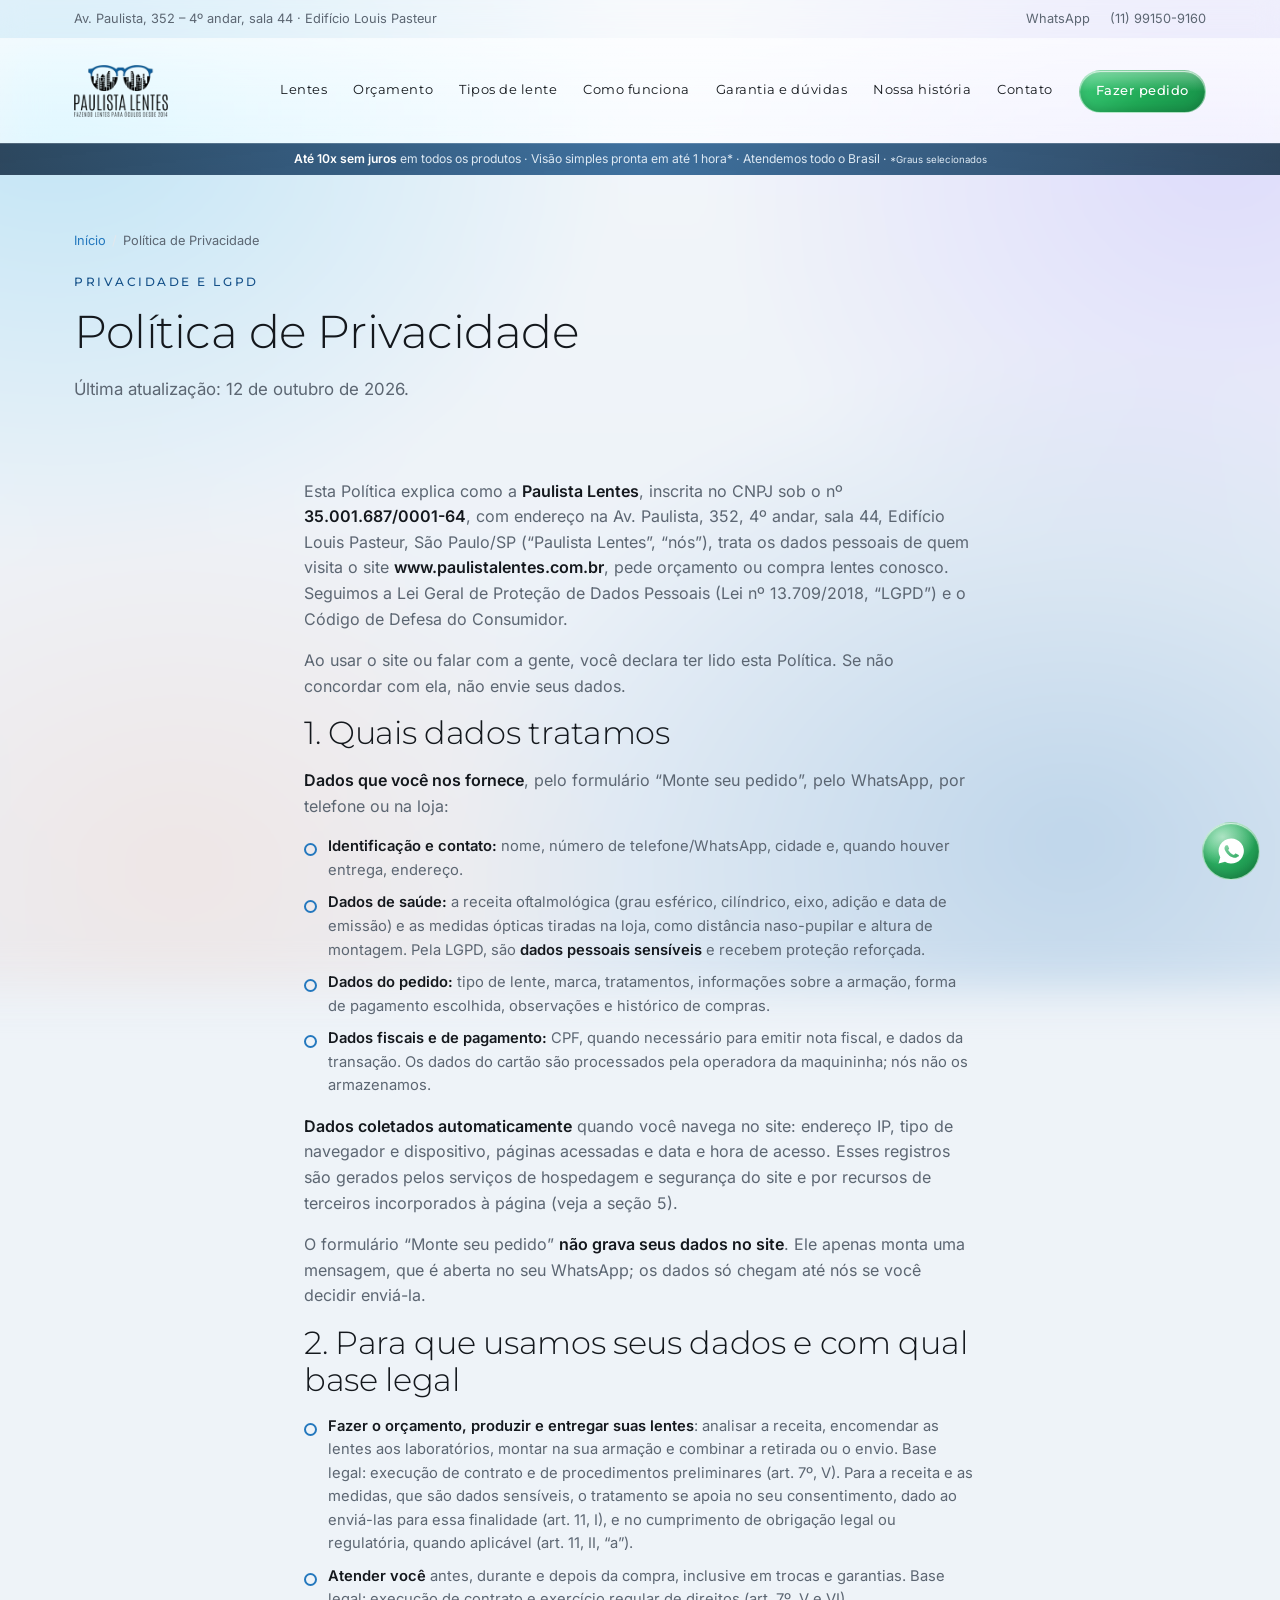
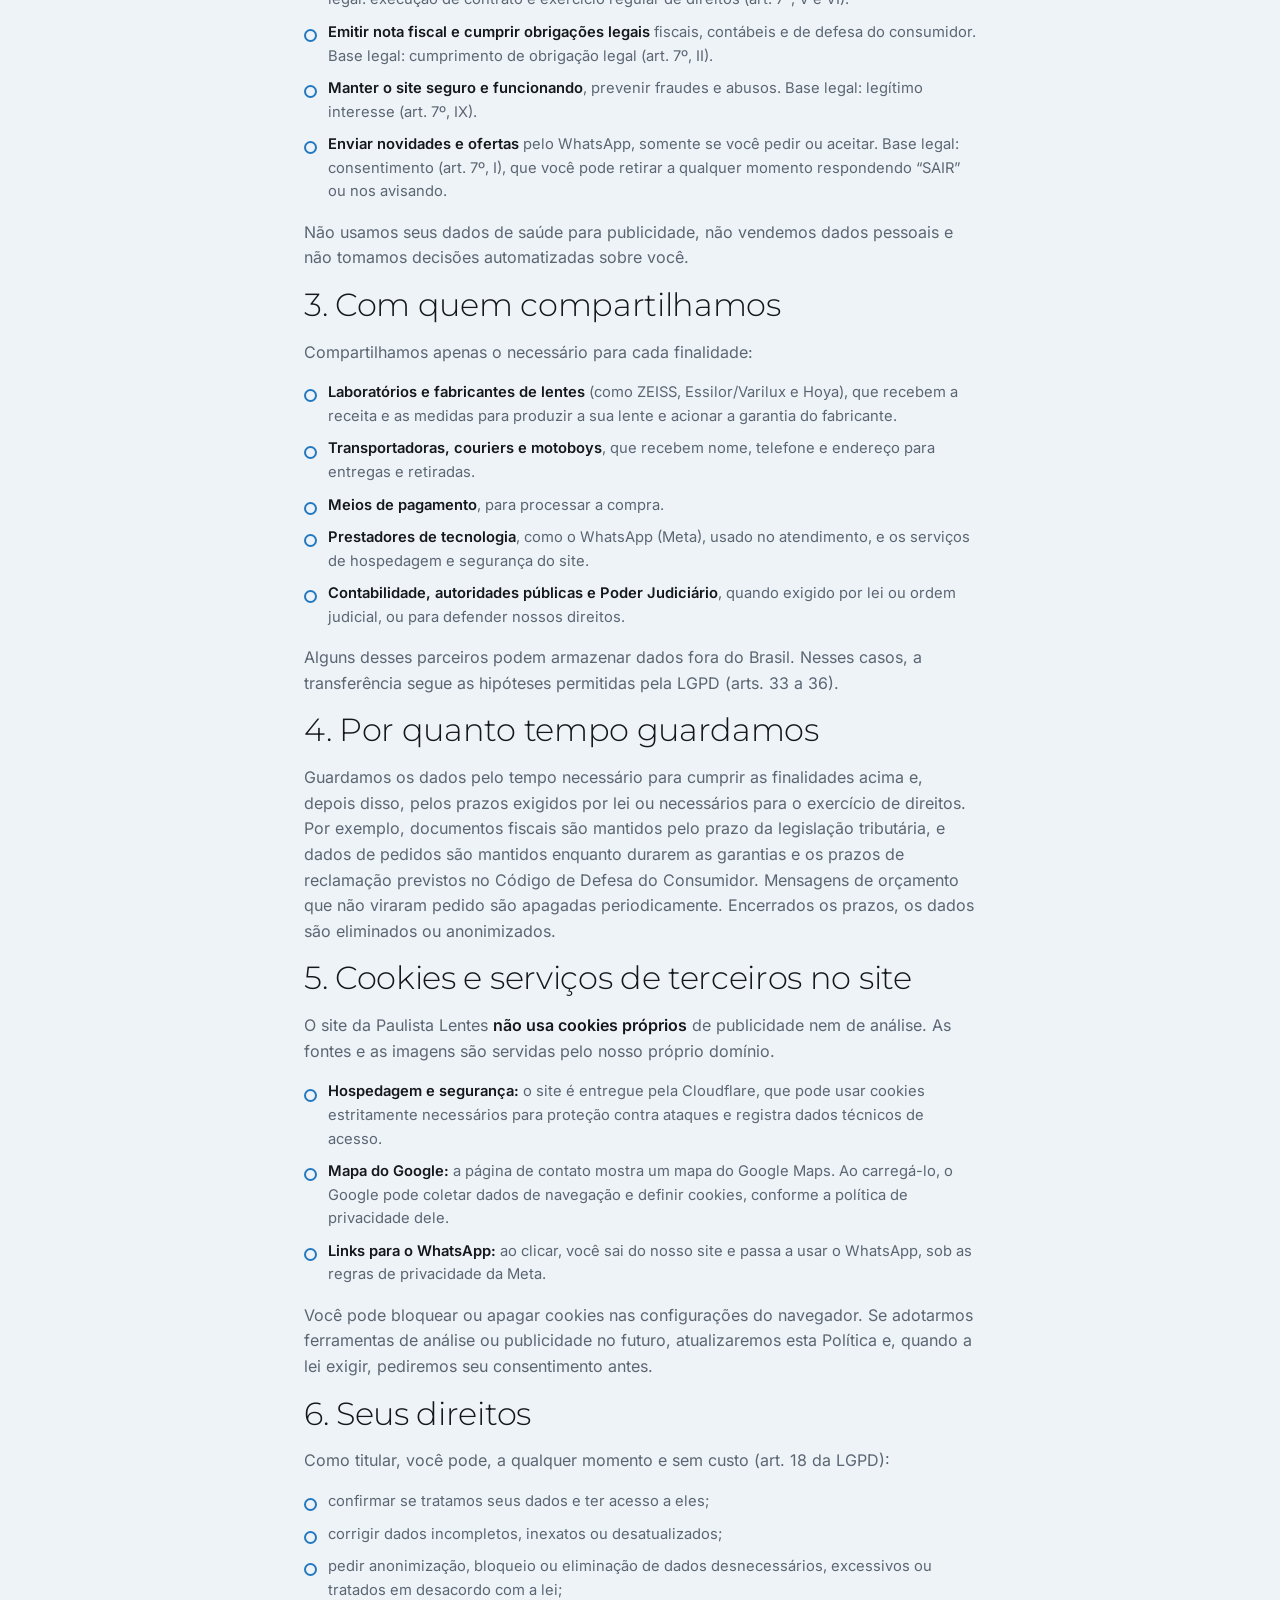
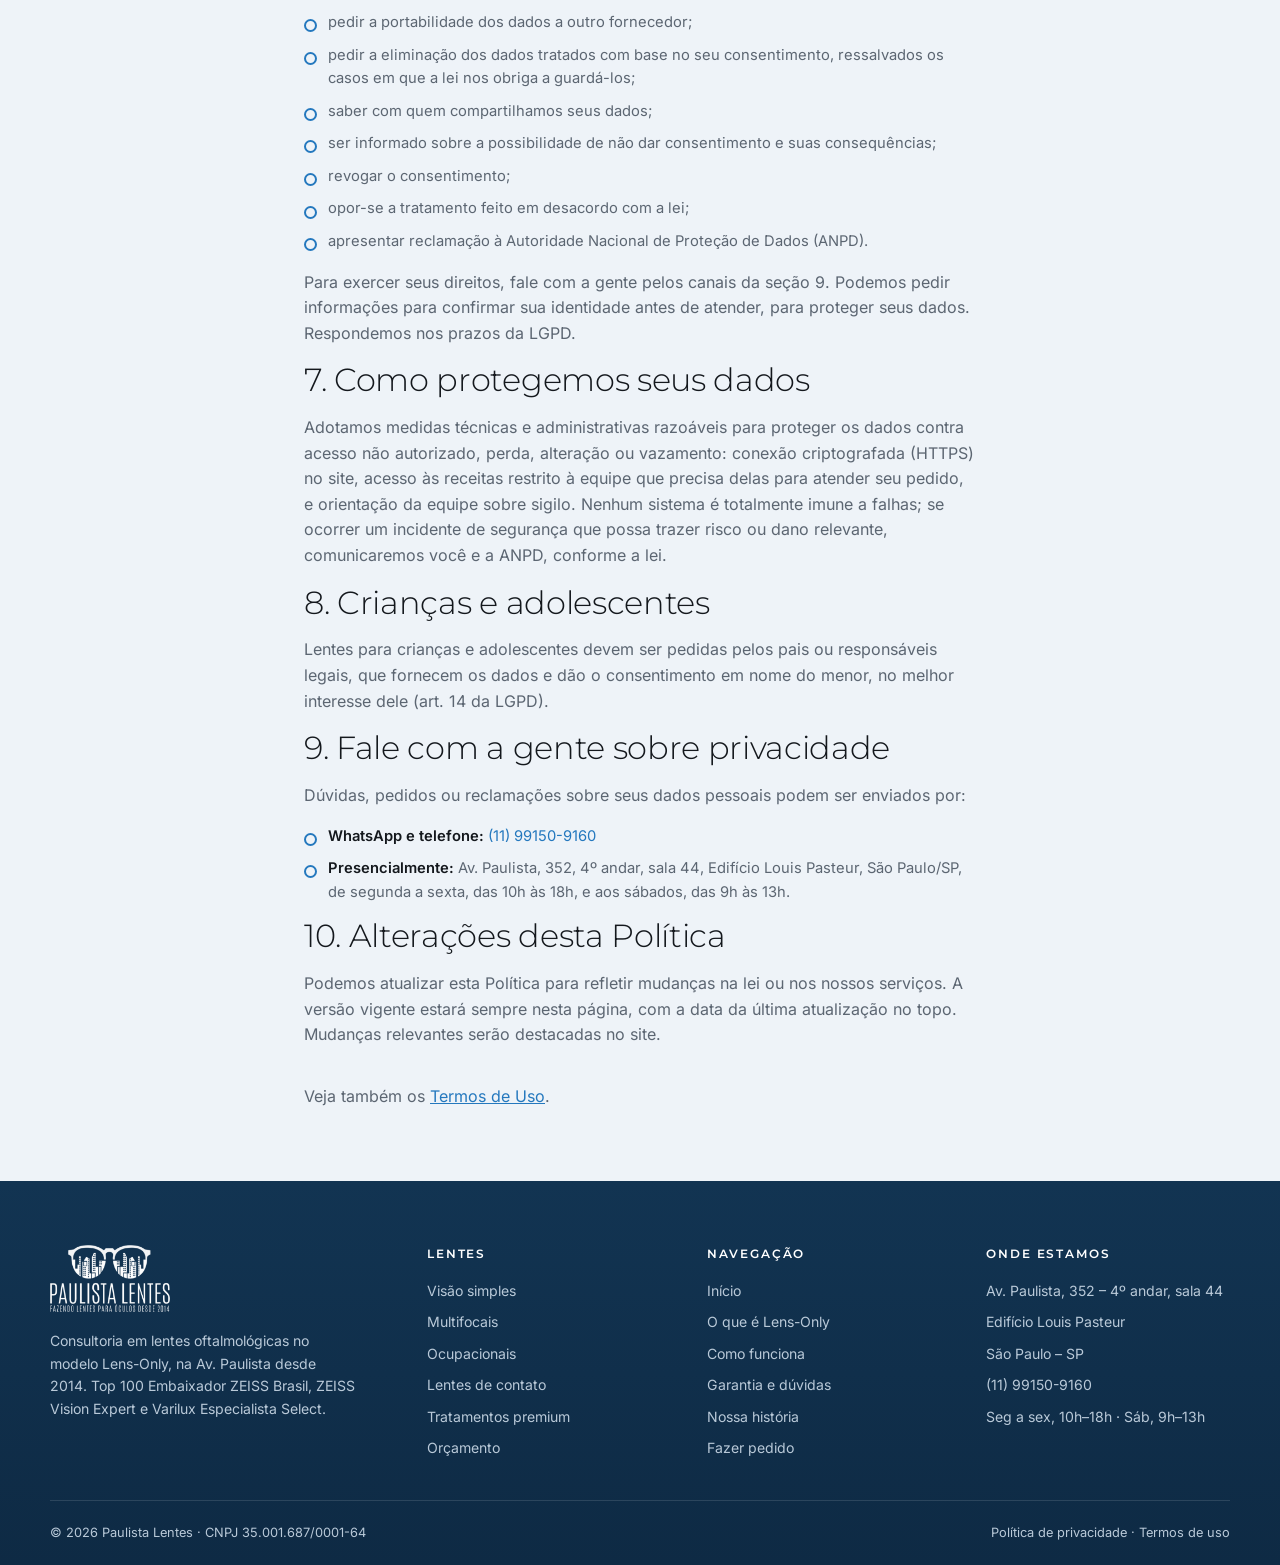
<file: politica-de-privacidade.html>
<!DOCTYPE html>
<html lang="pt-BR">
<head>
<meta charset="UTF-8">
<meta name="viewport" content="width=device-width, initial-scale=1">
<title>Política de Privacidade | Paulista Lentes</title>
<meta name="description" content="Como a Paulista Lentes coleta, usa, compartilha e protege seus dados pessoais, incluindo a receita oftalmológica, conforme a LGPD.">
<link rel="canonical" href="https://www.paulistalentes.com.br/politica-de-privacidade">
<meta name="robots" content="index, follow">
<meta name="theme-color" content="#2478BE">
<link rel="icon" type="image/jpeg" href="img/favicon.jpg">
<link rel="apple-touch-icon" href="img/favicon.jpg">
<meta property="og:type" content="website">
<meta property="og:locale" content="pt_BR">
<meta property="og:site_name" content="Paulista Lentes">
<meta property="og:title" content="Política de Privacidade | Paulista Lentes">
<meta property="og:description" content="Como a Paulista Lentes trata seus dados pessoais, conforme a LGPD.">
<meta property="og:url" content="https://www.paulistalentes.com.br/politica-de-privacidade">
<meta property="og:image" content="https://www.paulistalentes.com.br/img/og-image.png">
<link rel="preload" href="fonts/inter-latin.woff2" as="font" type="font/woff2" crossorigin>
<link rel="preload" href="fonts/montserrat-latin.woff2" as="font" type="font/woff2" crossorigin>
<link rel="stylesheet" href="css/site.css">
<script type="application/ld+json">
{
  "@context": "https://schema.org",
  "@graph": [
    {
      "@type": "WebPage",
      "@id": "https://www.paulistalentes.com.br/politica-de-privacidade",
      "url": "https://www.paulistalentes.com.br/politica-de-privacidade",
      "name": "Política de Privacidade | Paulista Lentes",
      "inLanguage": "pt-BR",
      "dateModified": "2026-10-12",
      "publisher": {"@id": "https://www.paulistalentes.com.br/#loja"}
    },
    {
      "@type": "BreadcrumbList",
      "itemListElement": [
        {"@type": "ListItem", "position": 1, "name": "Início", "item": "https://www.paulistalentes.com.br/"},
        {"@type": "ListItem", "position": 2, "name": "Política de Privacidade", "item": "https://www.paulistalentes.com.br/politica-de-privacidade"}
      ]
    }
  ]
}
</script>
</head>
<body>

<div class="barra-topo">
  <div class="wrap">
    <span>Av. Paulista, 352 &ndash; 4º andar, sala 44 &middot; Edifício Louis Pasteur</span>
    <span class="contatos">
      <a href="https://wa.me/5511991509160?text=Ol%C3%A1!%20Vim%20pelo%20site%20da%20Paulista%20Lentes%20e%20quero%20um%20or%C3%A7amento." target="_blank" rel="noopener">WhatsApp</a>
      <a href="tel:+5511991509160">(11) 99150-9160</a>
    </span>
  </div>
</div>

<header class="cabecalho">
  <div class="wrap">
    <a class="marca" href="/" aria-label="Paulista Lentes, página inicial">
      <img class="logo-topo" width="432" height="240" src="img/logo-topo.webp" alt="Paulista Lentes">
    </a>
    <nav class="menu" id="menu">
      <a href="/#lens-only">Lentes</a>
      <a href="/#precos">Orçamento</a>
      <a href="/#servicos">Tipos de lente</a>
      <a href="/#como-funciona">Como funciona</a>
      <a href="/#garantia">Garantia e dúvidas</a>
      <a href="/#historia">Nossa história</a>
      <a href="/#contato">Contato</a>
      <a class="menu-cta" href="/#pedido">Fazer pedido</a>
    </nav>
    <button class="menu-btn" id="menu-btn" aria-label="Abrir menu" aria-expanded="false" aria-controls="menu">
      <svg viewBox="0 0 24 24" fill="none" stroke="currentColor" stroke-width="1.8"><path d="M3 6h18M3 12h18M3 18h18"/></svg>
    </button>
  </div>
  <div class="faixa-aviso">
    <strong>Até 10x sem juros</strong> em todos os produtos &middot; Visão simples pronta em até 1 hora* &middot; Atendemos todo o Brasil &middot; <span class="ast">*Graus selecionados</span>
  </div>
</header>

<main>
<section class="pagina-topo">
  <div class="wrap">
    <nav class="migalhas" aria-label="Você está em">
      <ol>
        <li><a href="/">Início</a></li>
        <li aria-current="page">Política de Privacidade</li>
      </ol>
    </nav>
    <p class="sobrancelha">Privacidade e LGPD</p>
    <h1>Política de Privacidade</h1>
    <p class="subtexto">Última atualização: 12 de outubro de 2026.</p>
  </div>
</section>

<section class="secao secao--curta" style="padding-top:8px">
  <div class="wrap texto">
    <p>Esta Política explica como a <strong>Paulista Lentes</strong>, inscrita no CNPJ sob o nº <strong>35.001.687/0001-64</strong>, com endereço na Av. Paulista, 352, 4º andar, sala 44, Edifício Louis Pasteur, São Paulo/SP (“Paulista Lentes”, “nós”), trata os dados pessoais de quem visita o site <strong>www.paulistalentes.com.br</strong>, pede orçamento ou compra lentes conosco. Seguimos a Lei Geral de Proteção de Dados Pessoais (Lei nº 13.709/2018, “LGPD”) e o Código de Defesa do Consumidor.</p>
    <p>Ao usar o site ou falar com a gente, você declara ter lido esta Política. Se não concordar com ela, não envie seus dados.</p>

    <h2>1. Quais dados tratamos</h2>
    <p><strong>Dados que você nos fornece</strong>, pelo formulário “Monte seu pedido”, pelo WhatsApp, por telefone ou na loja:</p>
    <ul class="lista-check">
      <li><strong>Identificação e contato:</strong> nome, número de telefone/WhatsApp, cidade e, quando houver entrega, endereço.</li>
      <li><strong>Dados de saúde:</strong> a receita oftalmológica (grau esférico, cilíndrico, eixo, adição e data de emissão) e as medidas ópticas tiradas na loja, como distância naso-pupilar e altura de montagem. Pela LGPD, são <strong>dados pessoais sensíveis</strong> e recebem proteção reforçada.</li>
      <li><strong>Dados do pedido:</strong> tipo de lente, marca, tratamentos, informações sobre a armação, forma de pagamento escolhida, observações e histórico de compras.</li>
      <li><strong>Dados fiscais e de pagamento:</strong> CPF, quando necessário para emitir nota fiscal, e dados da transação. Os dados do cartão são processados pela operadora da maquininha; nós não os armazenamos.</li>
    </ul>
    <p><strong>Dados coletados automaticamente</strong> quando você navega no site: endereço IP, tipo de navegador e dispositivo, páginas acessadas e data e hora de acesso. Esses registros são gerados pelos serviços de hospedagem e segurança do site e por recursos de terceiros incorporados à página (veja a seção 5).</p>
    <p>O formulário “Monte seu pedido” <strong>não grava seus dados no site</strong>. Ele apenas monta uma mensagem, que é aberta no seu WhatsApp; os dados só chegam até nós se você decidir enviá-la.</p>

    <h2>2. Para que usamos seus dados e com qual base legal</h2>
    <ul class="lista-check">
      <li><strong>Fazer o orçamento, produzir e entregar suas lentes</strong>: analisar a receita, encomendar as lentes aos laboratórios, montar na sua armação e combinar a retirada ou o envio. Base legal: execução de contrato e de procedimentos preliminares (art. 7º, V). Para a receita e as medidas, que são dados sensíveis, o tratamento se apoia no seu consentimento, dado ao enviá-las para essa finalidade (art. 11, I), e no cumprimento de obrigação legal ou regulatória, quando aplicável (art. 11, II, “a”).</li>
      <li><strong>Atender você</strong> antes, durante e depois da compra, inclusive em trocas e garantias. Base legal: execução de contrato e exercício regular de direitos (art. 7º, V e VI).</li>
      <li><strong>Emitir nota fiscal e cumprir obrigações legais</strong> fiscais, contábeis e de defesa do consumidor. Base legal: cumprimento de obrigação legal (art. 7º, II).</li>
      <li><strong>Manter o site seguro e funcionando</strong>, prevenir fraudes e abusos. Base legal: legítimo interesse (art. 7º, IX).</li>
      <li><strong>Enviar novidades e ofertas</strong> pelo WhatsApp, somente se você pedir ou aceitar. Base legal: consentimento (art. 7º, I), que você pode retirar a qualquer momento respondendo “SAIR” ou nos avisando.</li>
    </ul>
    <p>Não usamos seus dados de saúde para publicidade, não vendemos dados pessoais e não tomamos decisões automatizadas sobre você.</p>

    <h2>3. Com quem compartilhamos</h2>
    <p>Compartilhamos apenas o necessário para cada finalidade:</p>
    <ul class="lista-check">
      <li><strong>Laboratórios e fabricantes de lentes</strong> (como ZEISS, Essilor/Varilux e Hoya), que recebem a receita e as medidas para produzir a sua lente e acionar a garantia do fabricante.</li>
      <li><strong>Transportadoras, couriers e motoboys</strong>, que recebem nome, telefone e endereço para entregas e retiradas.</li>
      <li><strong>Meios de pagamento</strong>, para processar a compra.</li>
      <li><strong>Prestadores de tecnologia</strong>, como o WhatsApp (Meta), usado no atendimento, e os serviços de hospedagem e segurança do site.</li>
      <li><strong>Contabilidade, autoridades públicas e Poder Judiciário</strong>, quando exigido por lei ou ordem judicial, ou para defender nossos direitos.</li>
    </ul>
    <p>Alguns desses parceiros podem armazenar dados fora do Brasil. Nesses casos, a transferência segue as hipóteses permitidas pela LGPD (arts. 33 a 36).</p>

    <h2>4. Por quanto tempo guardamos</h2>
    <p>Guardamos os dados pelo tempo necessário para cumprir as finalidades acima e, depois disso, pelos prazos exigidos por lei ou necessários para o exercício de direitos. Por exemplo, documentos fiscais são mantidos pelo prazo da legislação tributária, e dados de pedidos são mantidos enquanto durarem as garantias e os prazos de reclamação previstos no Código de Defesa do Consumidor. Mensagens de orçamento que não viraram pedido são apagadas periodicamente. Encerrados os prazos, os dados são eliminados ou anonimizados.</p>

    <h2>5. Cookies e serviços de terceiros no site</h2>
    <p>O site da Paulista Lentes <strong>não usa cookies próprios</strong> de publicidade nem de análise. As fontes e as imagens são servidas pelo nosso próprio domínio.</p>
    <ul class="lista-check">
      <li><strong>Hospedagem e segurança:</strong> o site é entregue pela Cloudflare, que pode usar cookies estritamente necessários para proteção contra ataques e registra dados técnicos de acesso.</li>
      <li><strong>Mapa do Google:</strong> a página de contato mostra um mapa do Google Maps. Ao carregá-lo, o Google pode coletar dados de navegação e definir cookies, conforme a política de privacidade dele.</li>
      <li><strong>Links para o WhatsApp:</strong> ao clicar, você sai do nosso site e passa a usar o WhatsApp, sob as regras de privacidade da Meta.</li>
    </ul>
    <p>Você pode bloquear ou apagar cookies nas configurações do navegador. Se adotarmos ferramentas de análise ou publicidade no futuro, atualizaremos esta Política e, quando a lei exigir, pediremos seu consentimento antes.</p>

    <h2>6. Seus direitos</h2>
    <p>Como titular, você pode, a qualquer momento e sem custo (art. 18 da LGPD):</p>
    <ul class="lista-check">
      <li>confirmar se tratamos seus dados e ter acesso a eles;</li>
      <li>corrigir dados incompletos, inexatos ou desatualizados;</li>
      <li>pedir anonimização, bloqueio ou eliminação de dados desnecessários, excessivos ou tratados em desacordo com a lei;</li>
      <li>pedir a portabilidade dos dados a outro fornecedor;</li>
      <li>pedir a eliminação dos dados tratados com base no seu consentimento, ressalvados os casos em que a lei nos obriga a guardá-los;</li>
      <li>saber com quem compartilhamos seus dados;</li>
      <li>ser informado sobre a possibilidade de não dar consentimento e suas consequências;</li>
      <li>revogar o consentimento;</li>
      <li>opor-se a tratamento feito em desacordo com a lei;</li>
      <li>apresentar reclamação à Autoridade Nacional de Proteção de Dados (ANPD).</li>
    </ul>
    <p>Para exercer seus direitos, fale com a gente pelos canais da seção 9. Podemos pedir informações para confirmar sua identidade antes de atender, para proteger seus dados. Respondemos nos prazos da LGPD.</p>

    <h2>7. Como protegemos seus dados</h2>
    <p>Adotamos medidas técnicas e administrativas razoáveis para proteger os dados contra acesso não autorizado, perda, alteração ou vazamento: conexão criptografada (HTTPS) no site, acesso às receitas restrito à equipe que precisa delas para atender seu pedido, e orientação da equipe sobre sigilo. Nenhum sistema é totalmente imune a falhas; se ocorrer um incidente de segurança que possa trazer risco ou dano relevante, comunicaremos você e a ANPD, conforme a lei.</p>

    <h2>8. Crianças e adolescentes</h2>
    <p>Lentes para crianças e adolescentes devem ser pedidas pelos pais ou responsáveis legais, que fornecem os dados e dão o consentimento em nome do menor, no melhor interesse dele (art. 14 da LGPD).</p>

    <h2>9. Fale com a gente sobre privacidade</h2>
    <p>Dúvidas, pedidos ou reclamações sobre seus dados pessoais podem ser enviados por:</p>
    <ul class="lista-check">
      <li><strong>WhatsApp e telefone:</strong> <a href="tel:+5511991509160" style="color:var(--azul)">(11) 99150-9160</a></li>
      <li><strong>Presencialmente:</strong> Av. Paulista, 352, 4º andar, sala 44, Edifício Louis Pasteur, São Paulo/SP, de segunda a sexta, das 10h às 18h, e aos sábados, das 9h às 13h.</li>
    </ul>

    <h2>10. Alterações desta Política</h2>
    <p>Podemos atualizar esta Política para refletir mudanças na lei ou nos nossos serviços. A versão vigente estará sempre nesta página, com a data da última atualização no topo. Mudanças relevantes serão destacadas no site.</p>

    <p style="margin-top:36px">Veja também os <a href="termos-de-uso" style="color:var(--azul);text-decoration:underline">Termos de Uso</a>.</p>
  </div>
</section>
</main>

<footer class="rodape">
  <div class="wrap rodape-colunas">
    <div>
      <img class="logo-rodape" width="432" height="240" src="img/logo-topo.webp" alt="Paulista Lentes" loading="lazy">
      <p style="margin-top:18px;max-width:34ch">
        Consultoria em lentes oftalmológicas no modelo Lens-Only, na Av. Paulista desde 2014.
        Top 100 Embaixador ZEISS Brasil, ZEISS Vision Expert e Varilux Especialista Select.
      </p>
    </div>
    <div>
      <h3>Lentes</h3>
      <ul>
        <li><a href="/#servicos">Visão simples</a></li>
        <li><a href="/#servicos">Multifocais</a></li>
        <li><a href="/#servicos">Ocupacionais</a></li>
        <li><a href="/#servicos">Lentes de contato</a></li>
        <li><a href="/#servicos">Tratamentos premium</a></li>
        <li><a href="/#precos">Orçamento</a></li>
      </ul>
    </div>
    <div>
      <h3>Navegação</h3>
      <ul>
        <li><a href="/">Início</a></li>
        <li><a href="/#lens-only">O que é Lens-Only</a></li>
        <li><a href="/#como-funciona">Como funciona</a></li>
        <li><a href="/#garantia">Garantia e dúvidas</a></li>
        <li><a href="/#historia">Nossa história</a></li>
        <li><a href="/#pedido">Fazer pedido</a></li>
      </ul>
    </div>
    <div>
      <h3>Onde estamos</h3>
      <ul>
        <li>Av. Paulista, 352 – 4º andar, sala 44</li>
        <li>Edifício Louis Pasteur</li>
        <li>São Paulo – SP</li>
        <li><a href="tel:+5511991509160">(11) 99150-9160</a></li>
        <li>Seg a sex, 10h–18h · Sáb, 9h–13h</li>
      </ul>
    </div>
  </div>
  <div class="wrap rodape-base">
    <span>© <span id="ano">2026</span> Paulista Lentes · CNPJ 35.001.687/0001-64</span>
    <span><a href="politica-de-privacidade">Política de privacidade</a> · <a href="termos-de-uso">Termos de uso</a></span>
  </div>
</footer>

<a class="zap-flutua" href="https://wa.me/5511991509160?text=Ol%C3%A1!%20Vim%20pelo%20site%20da%20Paulista%20Lentes%20e%20quero%20um%20or%C3%A7amento." target="_blank" rel="noopener" aria-label="Falar no WhatsApp">
  <svg viewBox="0 0 24 24" aria-hidden="true"><path d="M12 2a10 10 0 00-8.6 15L2 22l5.2-1.4A10 10 0 1012 2zm5.6 14.2c-.2.6-1.2 1.2-1.7 1.2-.5 0-1 .2-3.3-.7-2.8-1.1-4.5-4-4.7-4.2-.1-.2-1.1-1.4-1.1-2.7s.7-1.9 1-2.2c.2-.2.5-.3.7-.3h.5c.2 0 .4 0 .6.5l.8 2c.1.2.1.4 0 .5l-.4.5c-.1.2-.3.3-.1.6.2.3.8 1.3 1.7 2.1 1.2 1 2.1 1.3 2.4 1.5.2.1.4.1.5-.1l.7-.8c.2-.2.3-.2.6-.1l2 .9c.2.1.4.2.4.3.1.2.1.7-.1 1.3z"/></svg>
</a>

<script>
document.getElementById("ano").textContent = new Date().getFullYear();
const menuBtn = document.getElementById("menu-btn");
const menu = document.getElementById("menu");
menuBtn.addEventListener("click", () => {
  const aberto = menu.classList.toggle("aberto");
  menuBtn.setAttribute("aria-expanded", aberto);
});
</script>
</body>
</html>
</file>
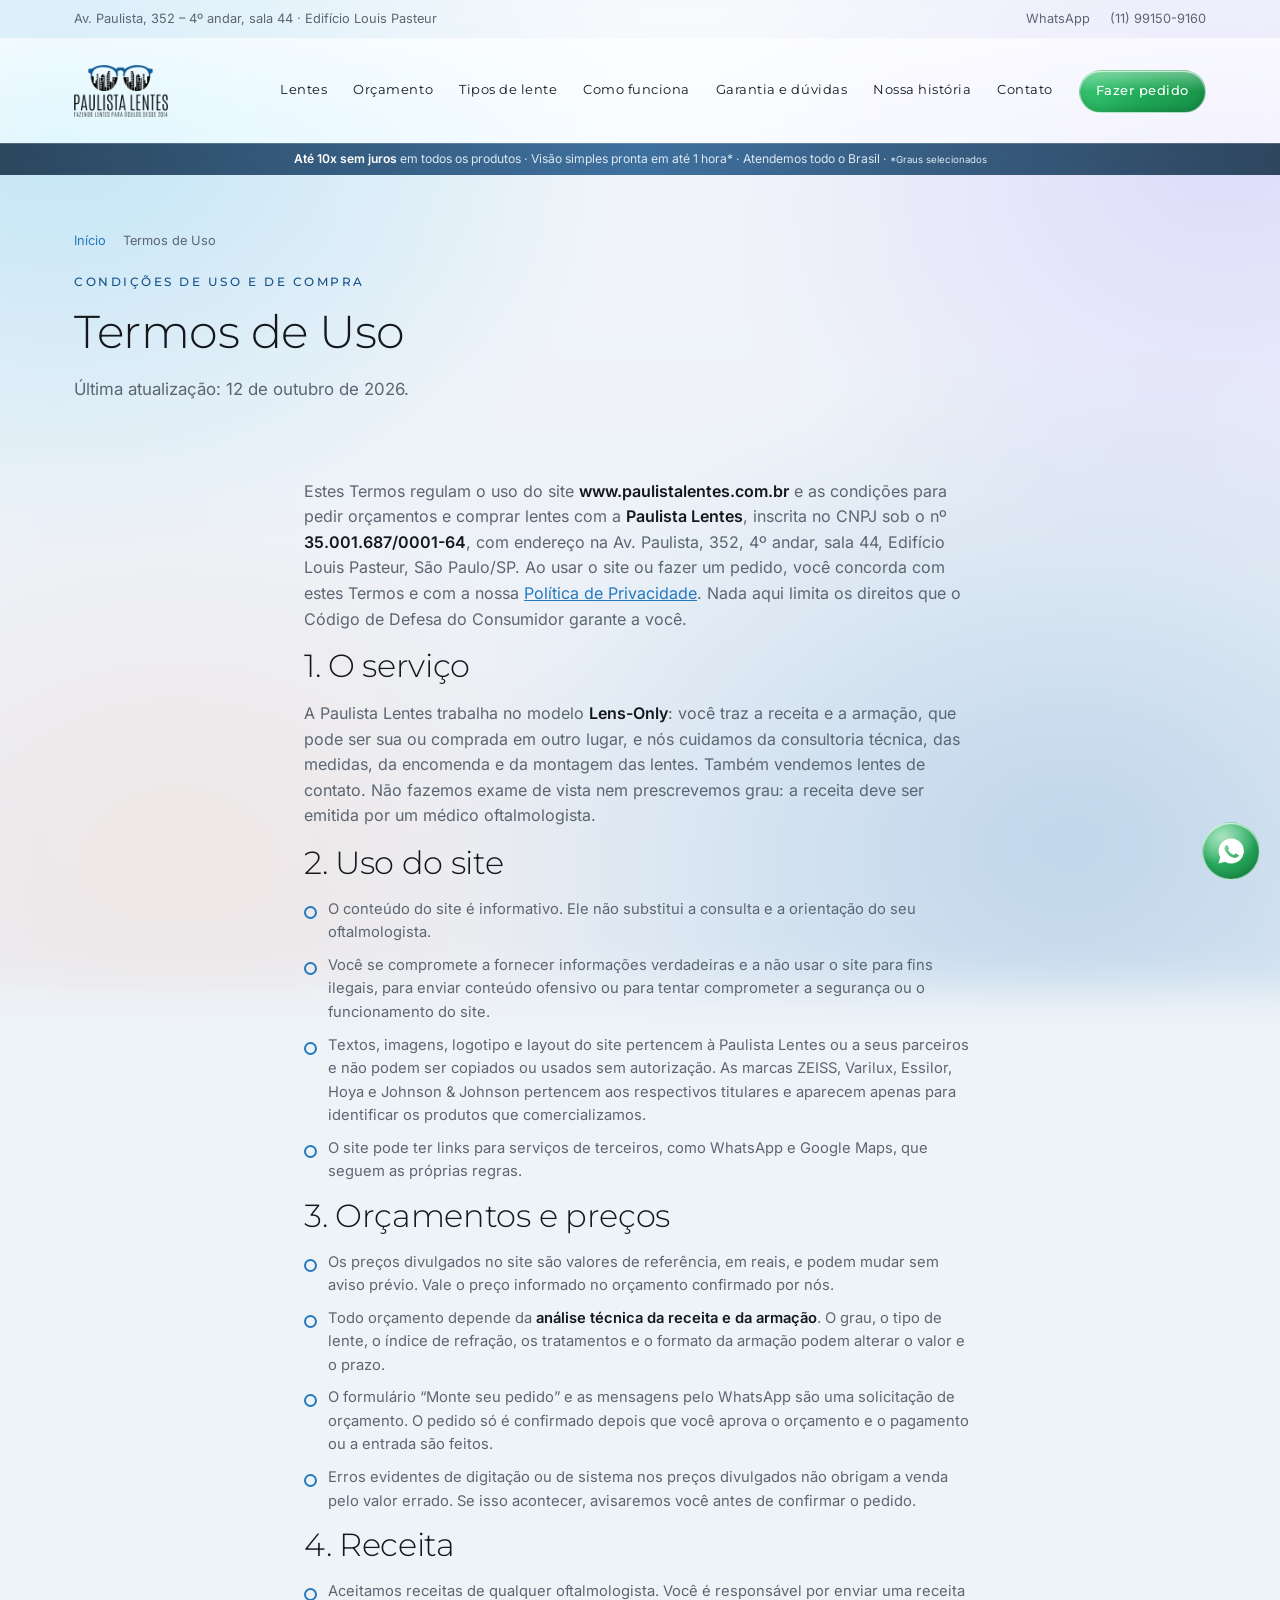
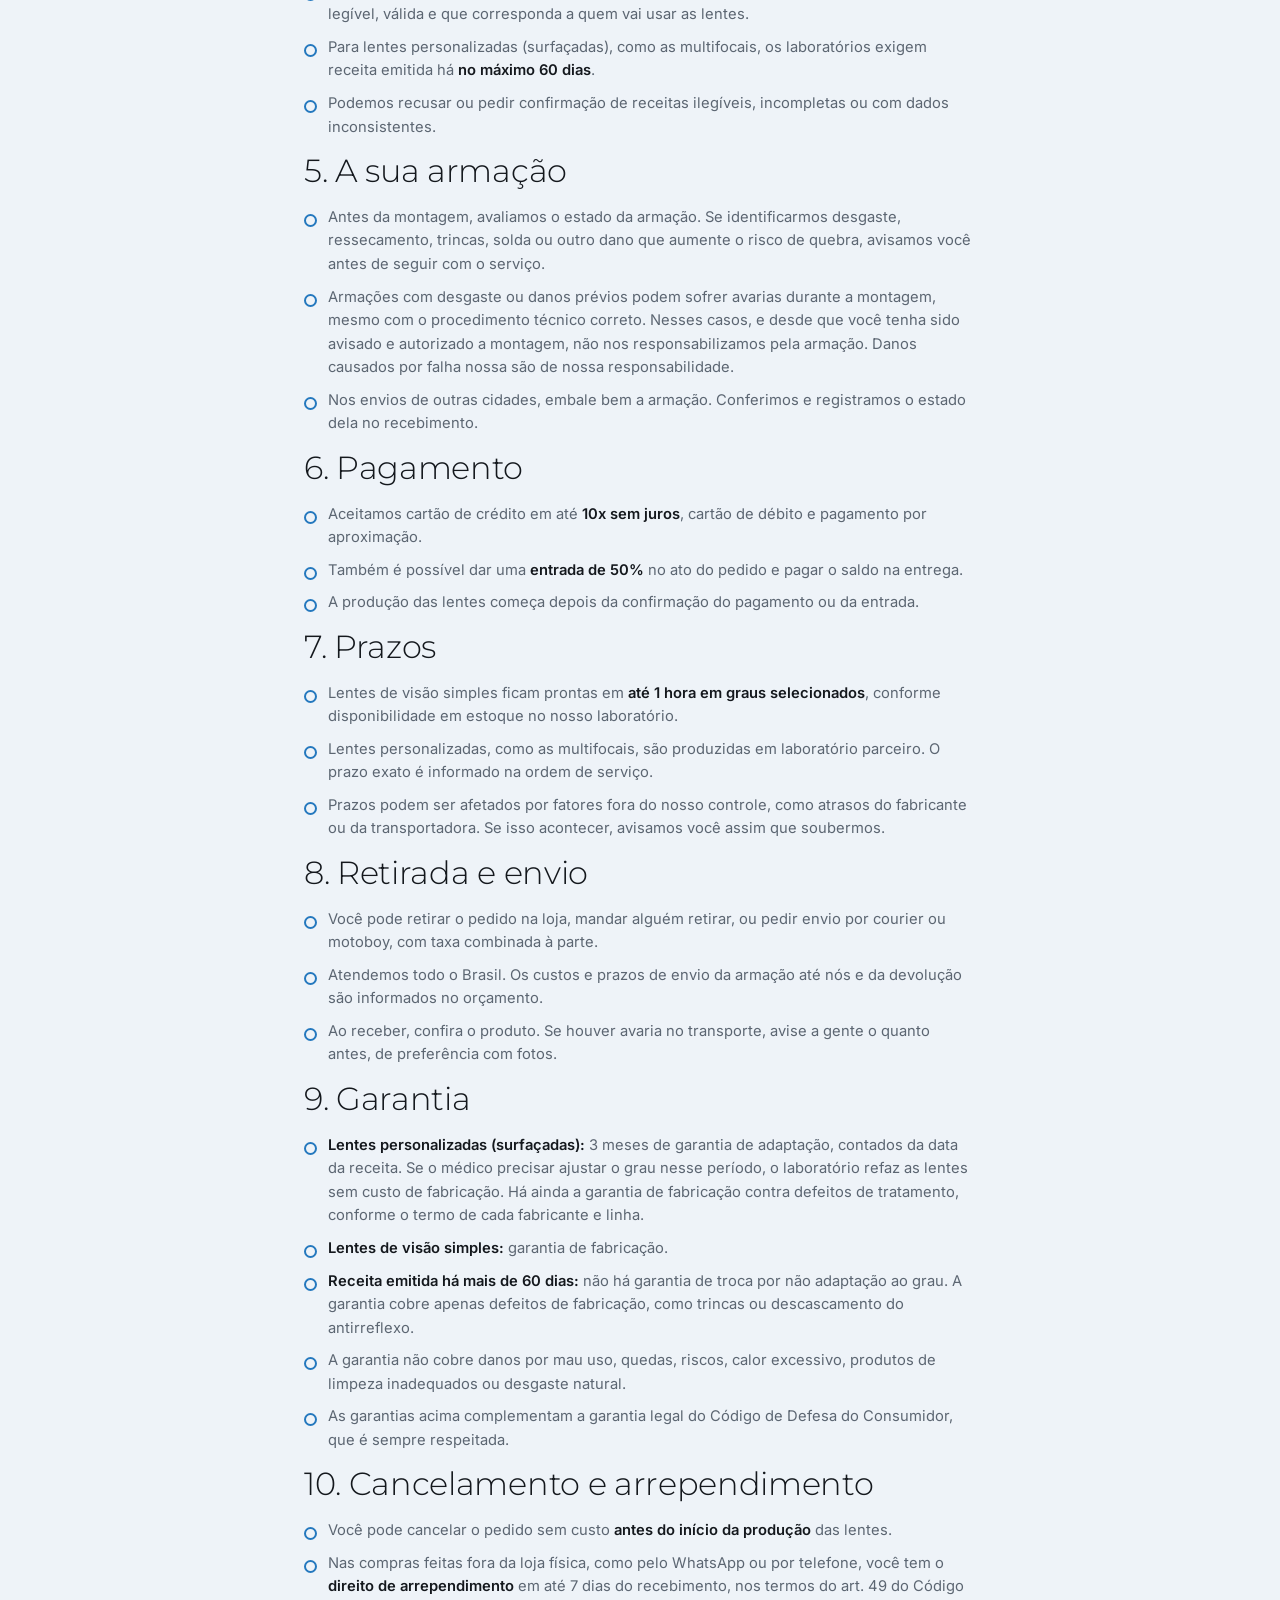
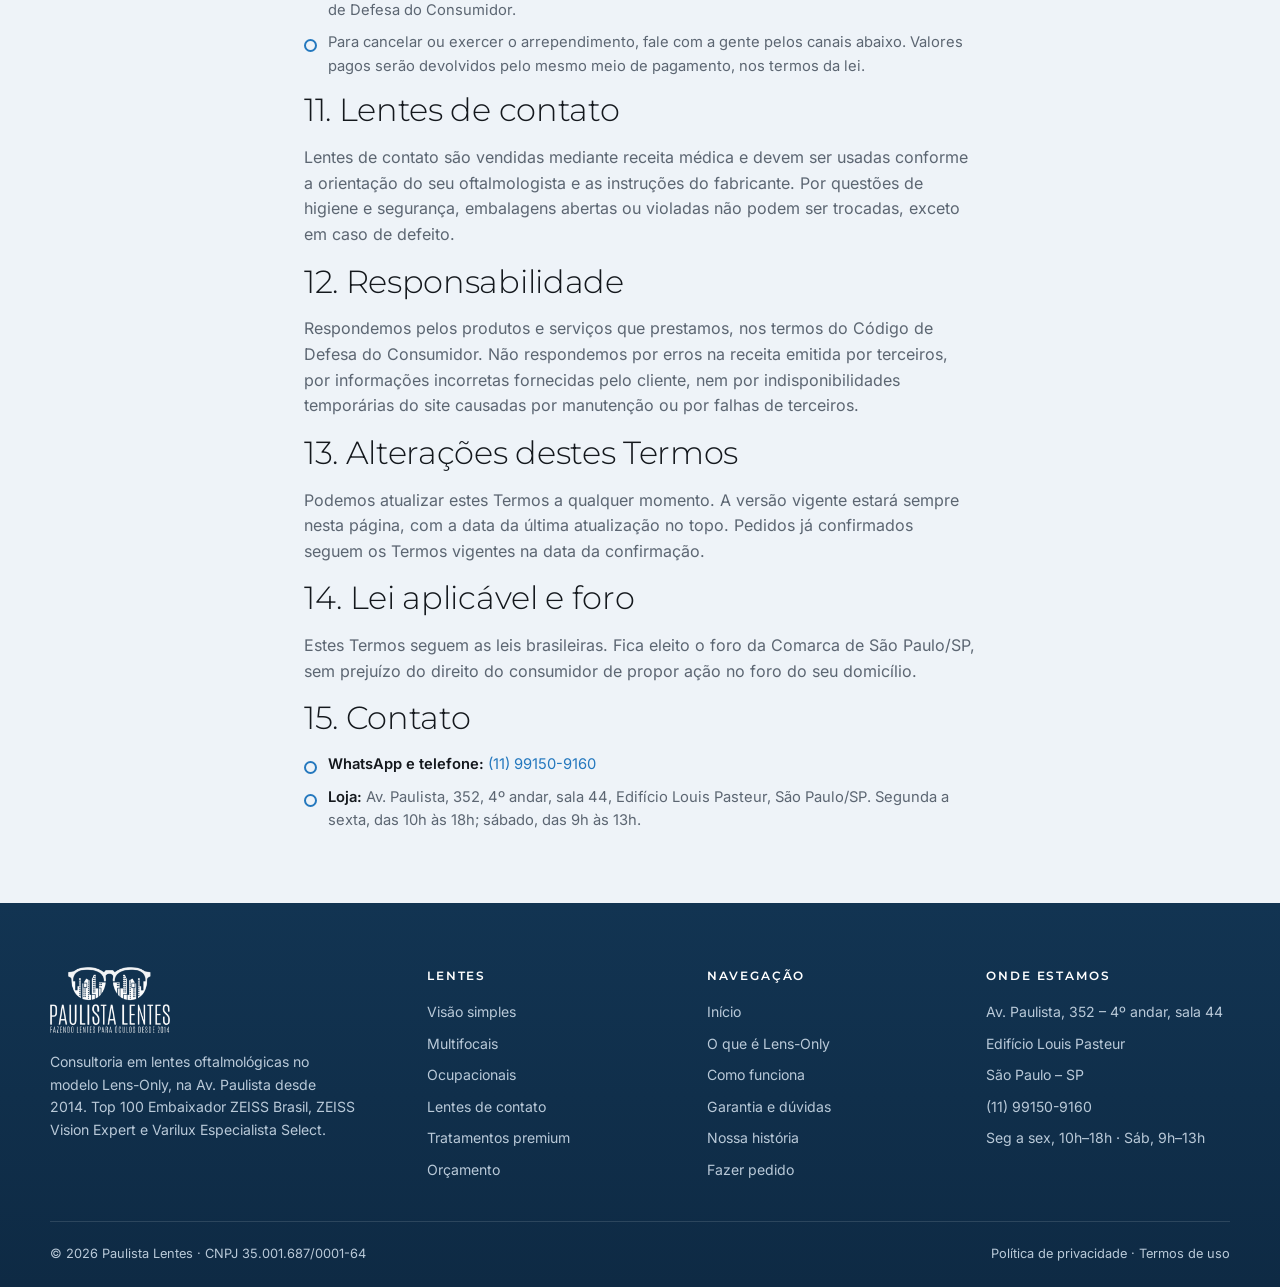
<file: termos-de-uso.html>
<!DOCTYPE html>
<html lang="pt-BR">
<head>
<meta charset="UTF-8">
<meta name="viewport" content="width=device-width, initial-scale=1">
<title>Termos de Uso | Paulista Lentes</title>
<meta name="description" content="Condições de uso do site e de compra de lentes na Paulista Lentes: orçamento, receita, armação, pagamento, prazos, garantia e cancelamento.">
<link rel="canonical" href="https://www.paulistalentes.com.br/termos-de-uso">
<meta name="robots" content="index, follow">
<meta name="theme-color" content="#2478BE">
<link rel="icon" type="image/jpeg" href="img/favicon.jpg">
<link rel="apple-touch-icon" href="img/favicon.jpg">
<meta property="og:type" content="website">
<meta property="og:locale" content="pt_BR">
<meta property="og:site_name" content="Paulista Lentes">
<meta property="og:title" content="Termos de Uso | Paulista Lentes">
<meta property="og:description" content="Condições de uso do site e de compra de lentes na Paulista Lentes.">
<meta property="og:url" content="https://www.paulistalentes.com.br/termos-de-uso">
<meta property="og:image" content="https://www.paulistalentes.com.br/img/og-image.png">
<link rel="preload" href="fonts/inter-latin.woff2" as="font" type="font/woff2" crossorigin>
<link rel="preload" href="fonts/montserrat-latin.woff2" as="font" type="font/woff2" crossorigin>
<link rel="stylesheet" href="css/site.css">
<script type="application/ld+json">
{
  "@context": "https://schema.org",
  "@graph": [
    {
      "@type": "WebPage",
      "@id": "https://www.paulistalentes.com.br/termos-de-uso",
      "url": "https://www.paulistalentes.com.br/termos-de-uso",
      "name": "Termos de Uso | Paulista Lentes",
      "inLanguage": "pt-BR",
      "dateModified": "2026-10-12",
      "publisher": {"@id": "https://www.paulistalentes.com.br/#loja"}
    },
    {
      "@type": "BreadcrumbList",
      "itemListElement": [
        {"@type": "ListItem", "position": 1, "name": "Início", "item": "https://www.paulistalentes.com.br/"},
        {"@type": "ListItem", "position": 2, "name": "Termos de Uso", "item": "https://www.paulistalentes.com.br/termos-de-uso"}
      ]
    }
  ]
}
</script>
</head>
<body>

<div class="barra-topo">
  <div class="wrap">
    <span>Av. Paulista, 352 &ndash; 4º andar, sala 44 &middot; Edifício Louis Pasteur</span>
    <span class="contatos">
      <a href="https://wa.me/5511991509160?text=Ol%C3%A1!%20Vim%20pelo%20site%20da%20Paulista%20Lentes%20e%20quero%20um%20or%C3%A7amento." target="_blank" rel="noopener">WhatsApp</a>
      <a href="tel:+5511991509160">(11) 99150-9160</a>
    </span>
  </div>
</div>

<header class="cabecalho">
  <div class="wrap">
    <a class="marca" href="/" aria-label="Paulista Lentes, página inicial">
      <img class="logo-topo" width="432" height="240" src="img/logo-topo.webp" alt="Paulista Lentes">
    </a>
    <nav class="menu" id="menu">
      <a href="/#lens-only">Lentes</a>
      <a href="/#precos">Orçamento</a>
      <a href="/#servicos">Tipos de lente</a>
      <a href="/#como-funciona">Como funciona</a>
      <a href="/#garantia">Garantia e dúvidas</a>
      <a href="/#historia">Nossa história</a>
      <a href="/#contato">Contato</a>
      <a class="menu-cta" href="/#pedido">Fazer pedido</a>
    </nav>
    <button class="menu-btn" id="menu-btn" aria-label="Abrir menu" aria-expanded="false" aria-controls="menu">
      <svg viewBox="0 0 24 24" fill="none" stroke="currentColor" stroke-width="1.8"><path d="M3 6h18M3 12h18M3 18h18"/></svg>
    </button>
  </div>
  <div class="faixa-aviso">
    <strong>Até 10x sem juros</strong> em todos os produtos &middot; Visão simples pronta em até 1 hora* &middot; Atendemos todo o Brasil &middot; <span class="ast">*Graus selecionados</span>
  </div>
</header>

<main>
<section class="pagina-topo">
  <div class="wrap">
    <nav class="migalhas" aria-label="Você está em">
      <ol>
        <li><a href="/">Início</a></li>
        <li aria-current="page">Termos de Uso</li>
      </ol>
    </nav>
    <p class="sobrancelha">Condições de uso e de compra</p>
    <h1>Termos de Uso</h1>
    <p class="subtexto">Última atualização: 12 de outubro de 2026.</p>
  </div>
</section>

<section class="secao secao--curta" style="padding-top:8px">
  <div class="wrap texto">
    <p>Estes Termos regulam o uso do site <strong>www.paulistalentes.com.br</strong> e as condições para pedir orçamentos e comprar lentes com a <strong>Paulista Lentes</strong>, inscrita no CNPJ sob o nº <strong>35.001.687/0001-64</strong>, com endereço na Av. Paulista, 352, 4º andar, sala 44, Edifício Louis Pasteur, São Paulo/SP. Ao usar o site ou fazer um pedido, você concorda com estes Termos e com a nossa <a href="termos-de-uso" style="color:var(--azul);text-decoration:underline">Política de Privacidade</a>. Nada aqui limita os direitos que o Código de Defesa do Consumidor garante a você.</p>

    <h2>1. O serviço</h2>
    <p>A Paulista Lentes trabalha no modelo <strong>Lens-Only</strong>: você traz a receita e a armação, que pode ser sua ou comprada em outro lugar, e nós cuidamos da consultoria técnica, das medidas, da encomenda e da montagem das lentes. Também vendemos lentes de contato. Não fazemos exame de vista nem prescrevemos grau: a receita deve ser emitida por um médico oftalmologista.</p>

    <h2>2. Uso do site</h2>
    <ul class="lista-check">
      <li>O conteúdo do site é informativo. Ele não substitui a consulta e a orientação do seu oftalmologista.</li>
      <li>Você se compromete a fornecer informações verdadeiras e a não usar o site para fins ilegais, para enviar conteúdo ofensivo ou para tentar comprometer a segurança ou o funcionamento do site.</li>
      <li>Textos, imagens, logotipo e layout do site pertencem à Paulista Lentes ou a seus parceiros e não podem ser copiados ou usados sem autorização. As marcas ZEISS, Varilux, Essilor, Hoya e Johnson &amp; Johnson pertencem aos respectivos titulares e aparecem apenas para identificar os produtos que comercializamos.</li>
      <li>O site pode ter links para serviços de terceiros, como WhatsApp e Google Maps, que seguem as próprias regras.</li>
    </ul>

    <h2>3. Orçamentos e preços</h2>
    <ul class="lista-check">
      <li>Os preços divulgados no site são valores de referência, em reais, e podem mudar sem aviso prévio. Vale o preço informado no orçamento confirmado por nós.</li>
      <li>Todo orçamento depende da <strong>análise técnica da receita e da armação</strong>. O grau, o tipo de lente, o índice de refração, os tratamentos e o formato da armação podem alterar o valor e o prazo.</li>
      <li>O formulário “Monte seu pedido” e as mensagens pelo WhatsApp são uma solicitação de orçamento. O pedido só é confirmado depois que você aprova o orçamento e o pagamento ou a entrada são feitos.</li>
      <li>Erros evidentes de digitação ou de sistema nos preços divulgados não obrigam a venda pelo valor errado. Se isso acontecer, avisaremos você antes de confirmar o pedido.</li>
    </ul>

    <h2>4. Receita</h2>
    <ul class="lista-check">
      <li>Aceitamos receitas de qualquer oftalmologista. Você é responsável por enviar uma receita legível, válida e que corresponda a quem vai usar as lentes.</li>
      <li>Para lentes personalizadas (surfaçadas), como as multifocais, os laboratórios exigem receita emitida há <strong>no máximo 60 dias</strong>.</li>
      <li>Podemos recusar ou pedir confirmação de receitas ilegíveis, incompletas ou com dados inconsistentes.</li>
    </ul>

    <h2>5. A sua armação</h2>
    <ul class="lista-check">
      <li>Antes da montagem, avaliamos o estado da armação. Se identificarmos desgaste, ressecamento, trincas, solda ou outro dano que aumente o risco de quebra, avisamos você antes de seguir com o serviço.</li>
      <li>Armações com desgaste ou danos prévios podem sofrer avarias durante a montagem, mesmo com o procedimento técnico correto. Nesses casos, e desde que você tenha sido avisado e autorizado a montagem, não nos responsabilizamos pela armação. Danos causados por falha nossa são de nossa responsabilidade.</li>
      <li>Nos envios de outras cidades, embale bem a armação. Conferimos e registramos o estado dela no recebimento.</li>
    </ul>

    <h2>6. Pagamento</h2>
    <ul class="lista-check">
      <li>Aceitamos cartão de crédito em até <strong>10x sem juros</strong>, cartão de débito e pagamento por aproximação.</li>
      <li>Também é possível dar uma <strong>entrada de 50%</strong> no ato do pedido e pagar o saldo na entrega.</li>
      <li>A produção das lentes começa depois da confirmação do pagamento ou da entrada.</li>
    </ul>

    <h2>7. Prazos</h2>
    <ul class="lista-check">
      <li>Lentes de visão simples ficam prontas em <strong>até 1 hora em graus selecionados</strong>, conforme disponibilidade em estoque no nosso laboratório.</li>
      <li>Lentes personalizadas, como as multifocais, são produzidas em laboratório parceiro. O prazo exato é informado na ordem de serviço.</li>
      <li>Prazos podem ser afetados por fatores fora do nosso controle, como atrasos do fabricante ou da transportadora. Se isso acontecer, avisamos você assim que soubermos.</li>
    </ul>

    <h2>8. Retirada e envio</h2>
    <ul class="lista-check">
      <li>Você pode retirar o pedido na loja, mandar alguém retirar, ou pedir envio por courier ou motoboy, com taxa combinada à parte.</li>
      <li>Atendemos todo o Brasil. Os custos e prazos de envio da armação até nós e da devolução são informados no orçamento.</li>
      <li>Ao receber, confira o produto. Se houver avaria no transporte, avise a gente o quanto antes, de preferência com fotos.</li>
    </ul>

    <h2>9. Garantia</h2>
    <ul class="lista-check">
      <li><strong>Lentes personalizadas (surfaçadas):</strong> 3 meses de garantia de adaptação, contados da data da receita. Se o médico precisar ajustar o grau nesse período, o laboratório refaz as lentes sem custo de fabricação. Há ainda a garantia de fabricação contra defeitos de tratamento, conforme o termo de cada fabricante e linha.</li>
      <li><strong>Lentes de visão simples:</strong> garantia de fabricação.</li>
      <li><strong>Receita emitida há mais de 60 dias:</strong> não há garantia de troca por não adaptação ao grau. A garantia cobre apenas defeitos de fabricação, como trincas ou descascamento do antirreflexo.</li>
      <li>A garantia não cobre danos por mau uso, quedas, riscos, calor excessivo, produtos de limpeza inadequados ou desgaste natural.</li>
      <li>As garantias acima complementam a garantia legal do Código de Defesa do Consumidor, que é sempre respeitada.</li>
    </ul>

    <h2>10. Cancelamento e arrependimento</h2>
    <ul class="lista-check">
      <li>Você pode cancelar o pedido sem custo <strong>antes do início da produção</strong> das lentes.</li>
      <li>Nas compras feitas fora da loja física, como pelo WhatsApp ou por telefone, você tem o <strong>direito de arrependimento</strong> em até 7 dias do recebimento, nos termos do art. 49 do Código de Defesa do Consumidor.</li>
      <li>Para cancelar ou exercer o arrependimento, fale com a gente pelos canais abaixo. Valores pagos serão devolvidos pelo mesmo meio de pagamento, nos termos da lei.</li>
    </ul>

    <h2>11. Lentes de contato</h2>
    <p>Lentes de contato são vendidas mediante receita médica e devem ser usadas conforme a orientação do seu oftalmologista e as instruções do fabricante. Por questões de higiene e segurança, embalagens abertas ou violadas não podem ser trocadas, exceto em caso de defeito.</p>

    <h2>12. Responsabilidade</h2>
    <p>Respondemos pelos produtos e serviços que prestamos, nos termos do Código de Defesa do Consumidor. Não respondemos por erros na receita emitida por terceiros, por informações incorretas fornecidas pelo cliente, nem por indisponibilidades temporárias do site causadas por manutenção ou por falhas de terceiros.</p>

    <h2>13. Alterações destes Termos</h2>
    <p>Podemos atualizar estes Termos a qualquer momento. A versão vigente estará sempre nesta página, com a data da última atualização no topo. Pedidos já confirmados seguem os Termos vigentes na data da confirmação.</p>

    <h2>14. Lei aplicável e foro</h2>
    <p>Estes Termos seguem as leis brasileiras. Fica eleito o foro da Comarca de São Paulo/SP, sem prejuízo do direito do consumidor de propor ação no foro do seu domicílio.</p>

    <h2>15. Contato</h2>
    <ul class="lista-check">
      <li><strong>WhatsApp e telefone:</strong> <a href="tel:+5511991509160" style="color:var(--azul)">(11) 99150-9160</a></li>
      <li><strong>Loja:</strong> Av. Paulista, 352, 4º andar, sala 44, Edifício Louis Pasteur, São Paulo/SP. Segunda a sexta, das 10h às 18h; sábado, das 9h às 13h.</li>
    </ul>
  </div>
</section>
</main>

<footer class="rodape">
  <div class="wrap rodape-colunas">
    <div>
      <img class="logo-rodape" width="432" height="240" src="img/logo-topo.webp" alt="Paulista Lentes" loading="lazy">
      <p style="margin-top:18px;max-width:34ch">
        Consultoria em lentes oftalmológicas no modelo Lens-Only, na Av. Paulista desde 2014.
        Top 100 Embaixador ZEISS Brasil, ZEISS Vision Expert e Varilux Especialista Select.
      </p>
    </div>
    <div>
      <h3>Lentes</h3>
      <ul>
        <li><a href="/#servicos">Visão simples</a></li>
        <li><a href="/#servicos">Multifocais</a></li>
        <li><a href="/#servicos">Ocupacionais</a></li>
        <li><a href="/#servicos">Lentes de contato</a></li>
        <li><a href="/#servicos">Tratamentos premium</a></li>
        <li><a href="/#precos">Orçamento</a></li>
      </ul>
    </div>
    <div>
      <h3>Navegação</h3>
      <ul>
        <li><a href="/">Início</a></li>
        <li><a href="/#lens-only">O que é Lens-Only</a></li>
        <li><a href="/#como-funciona">Como funciona</a></li>
        <li><a href="/#garantia">Garantia e dúvidas</a></li>
        <li><a href="/#historia">Nossa história</a></li>
        <li><a href="/#pedido">Fazer pedido</a></li>
      </ul>
    </div>
    <div>
      <h3>Onde estamos</h3>
      <ul>
        <li>Av. Paulista, 352 – 4º andar, sala 44</li>
        <li>Edifício Louis Pasteur</li>
        <li>São Paulo – SP</li>
        <li><a href="tel:+5511991509160">(11) 99150-9160</a></li>
        <li>Seg a sex, 10h–18h · Sáb, 9h–13h</li>
      </ul>
    </div>
  </div>
  <div class="wrap rodape-base">
    <span>© <span id="ano">2026</span> Paulista Lentes · CNPJ 35.001.687/0001-64</span>
    <span><a href="politica-de-privacidade">Política de privacidade</a> · <a href="termos-de-uso">Termos de uso</a></span>
  </div>
</footer>

<a class="zap-flutua" href="https://wa.me/5511991509160?text=Ol%C3%A1!%20Vim%20pelo%20site%20da%20Paulista%20Lentes%20e%20quero%20um%20or%C3%A7amento." target="_blank" rel="noopener" aria-label="Falar no WhatsApp">
  <svg viewBox="0 0 24 24" aria-hidden="true"><path d="M12 2a10 10 0 00-8.6 15L2 22l5.2-1.4A10 10 0 1012 2zm5.6 14.2c-.2.6-1.2 1.2-1.7 1.2-.5 0-1 .2-3.3-.7-2.8-1.1-4.5-4-4.7-4.2-.1-.2-1.1-1.4-1.1-2.7s.7-1.9 1-2.2c.2-.2.5-.3.7-.3h.5c.2 0 .4 0 .6.5l.8 2c.1.2.1.4 0 .5l-.4.5c-.1.2-.3.3-.1.6.2.3.8 1.3 1.7 2.1 1.2 1 2.1 1.3 2.4 1.5.2.1.4.1.5-.1l.7-.8c.2-.2.3-.2.6-.1l2 .9c.2.1.4.2.4.3.1.2.1.7-.1 1.3z"/></svg>
</a>

<script>
document.getElementById("ano").textContent = new Date().getFullYear();
const menuBtn = document.getElementById("menu-btn");
const menu = document.getElementById("menu");
menuBtn.addEventListener("click", () => {
  const aberto = menu.classList.toggle("aberto");
  menuBtn.setAttribute("aria-expanded", aberto);
});
</script>
</body>
</html>
</file>
<file: css/site.css>
@font-face{font-family:'Inter';font-style:normal;font-weight:400 600;font-display:swap;src:url('../fonts/inter-latin.woff2') format('woff2')}
@font-face{font-family:'Montserrat';font-style:normal;font-weight:200 700;font-display:swap;src:url('../fonts/montserrat-latin.woff2') format('woff2')}
/* =========================================================
   PAULISTA LENTES - folha de estilo única
   Tokens de marca: cores do logo (azul, preto do skyline, branco).
   ========================================================= */
:root{
  --azul:#2478BE;
  --azul-escuro:#155189;
  --azul-noite:#0E2A44;
  --azul-gelo:#EAF4FD;
  --tinta:#14181D;
  --cinza:#5C6672;
  --linha:#E3E7EC;
  --nevoa:#F4F6F8;
  --branco:#FFFFFF;
  --zap:#1FA855;
  --raio:10px;
  --max:1180px;
  --h-cabecalho:104px;
  --h-faixa:30px;
  --sobe-hero:72px;
  --display:'Montserrat', system-ui, sans-serif;
  --corpo:'Inter', system-ui, sans-serif;
}
*{box-sizing:border-box}
html{scroll-behavior:smooth}
body{
  margin:0;font-family:var(--corpo);color:var(--tinta);background:var(--branco);
  font-size:16px;line-height:1.6;-webkit-font-smoothing:antialiased;
}
img{max-width:100%;display:block}
a{color:inherit;text-decoration:none}
button,input,select{font:inherit;color:inherit}
:focus-visible{outline:3px solid var(--azul);outline-offset:2px;border-radius:4px}

/* ---------------------------------------------------------
   BLINDAGEM DE FONTE (WordPress / Elementor)
   --------------------------------------------------------- */
body, .wrap, .barra-topo, .faixa-aviso, .painel-orc,
p, li, span, small, strong, em, label, input, select, textarea,
dl, dt, dd, summary, figcaption, td, th{
  font-family:'Inter', system-ui, -apple-system, sans-serif !important;
}
h1, h2, h3, h4, h5, h6,
.btn, .sobrancelha, .menu a, .stat b, .passo-num, .nota-grande b,
.tel-grande, .olho h4, .rodape h3, .modelo .corpo strong, .citacao p,
.preco-valor, .preco-valor span, .selo strong, .marcas li, .marco-ano,
.servico-num, .trilha-bola, .atalho strong, .passo-cabecalho .conta, .mvv h3{
  font-family:'Montserrat', system-ui, -apple-system, sans-serif !important;
}

.wrap{max-width:var(--max);margin:0 auto;padding:0 24px}
.secao{padding:88px 0}
.secao--nevoa{background:var(--nevoa)}

/* ---------- tipografia ---------- */
h1,h2,h3,h4{font-family:var(--display);font-weight:300;letter-spacing:-.01em;margin:0 0 16px}
h1{font-size:clamp(2.1rem,5vw,3.4rem);line-height:1.08}
h2{font-size:clamp(1.7rem,3.6vw,2.6rem);line-height:1.15}
h3{font-size:1.15rem;font-weight:500}
.destaque{color:var(--azul);font-weight:500}
.sobrancelha{
  font-family:var(--display);font-size:.72rem;font-weight:500;
  letter-spacing:.22em;text-transform:uppercase;color:var(--azul-escuro);margin:0 0 14px;
}
.subtexto{color:var(--cinza);max-width:58ch;margin:0 0 28px}
.centro{text-align:center}
.centro .subtexto{margin-left:auto;margin-right:auto}

/* ---------- botões ---------- */
.btn{
  display:inline-flex;align-items:center;justify-content:center;gap:9px;
  padding:14px 28px;border:1px solid transparent;border-radius:var(--raio);
  font-family:var(--display);font-size:.78rem;font-weight:500;
  letter-spacing:.13em;text-transform:uppercase;
  cursor:pointer;transition:background .2s,color .2s,border-color .2s,transform .12s;
}
.btn:active{transform:translateY(1px)}
.btn svg{width:18px;height:18px;flex:0 0 18px}
.btn--cheio{background:var(--azul);color:#fff}
.btn--cheio:hover{background:var(--azul-escuro)}
.btn--linha{background:transparent;color:var(--azul);border-color:var(--azul)}
.btn--linha:hover{background:var(--azul);color:#fff}
.btn--claro{background:#fff;color:var(--azul);border-color:#fff}
.btn--claro:hover{background:transparent;color:#fff;border-color:#fff}
.btn--vazado-claro{background:transparent;color:#fff;border-color:#fff}
.btn--vazado-claro:hover{background:#fff;color:var(--azul)}
.btn--zap{background:var(--zap);color:#fff}
.btn--zap:hover{background:#178643}
.btn--grande{padding:17px 34px}
.btn--bloco{width:100%}

/* ---------- topo ---------- */
.barra-topo{background:var(--nevoa);border-bottom:1px solid var(--linha);font-size:.8rem;color:var(--cinza)}
.barra-topo .wrap{display:flex;justify-content:space-between;align-items:center;gap:16px;padding-top:9px;padding-bottom:9px;flex-wrap:wrap}
.barra-topo a:hover{color:var(--azul)}
.barra-topo .contatos{display:flex;gap:20px;flex-wrap:wrap}

.cabecalho{position:sticky;top:0;z-index:60;background:#fff}
.cabecalho .wrap{display:flex;align-items:center;justify-content:space-between;gap:24px;height:var(--h-cabecalho)}
.marca{display:flex;align-items:center;gap:12px}
.logo-topo{height:80px !important;width:auto !important;max-width:275px !important;object-fit:contain}
.menu{display:flex;align-items:center;gap:26px}
.menu a{
  font-family:var(--display);font-size:.8rem;font-weight:400;
  letter-spacing:.04em;color:var(--tinta);padding:6px 0;border-bottom:2px solid transparent;
}
.menu a:hover{color:var(--azul);border-bottom-color:var(--azul)}
.menu a.menu-cta{
  background:var(--zap);color:#fff;border:0;border-radius:var(--raio);
  padding:10px 16px;font-weight:500;
}
.menu a.menu-cta:hover{background:#178643;color:#fff}
.menu-btn{display:none;background:none;border:0;padding:8px;cursor:pointer}
.menu-btn svg{width:26px;height:26px}

.faixa-aviso{background:var(--azul-noite);color:#DCE8F3;font-size:.76rem;text-align:center;padding:6px 24px}
.faixa-aviso strong{color:#fff;font-weight:600}

.hero picture{display:contents}
/* ---------- hero ---------- */
.hero{
  position:relative;overflow:hidden;background:#fff;
  min-height:clamp(420px,42vw,560px);display:flex;align-items:center;
  margin-top:calc(-1 * var(--sobe-hero));
}
.hero-img{
  position:absolute;top:0;right:0;bottom:0;left:10%;
  width:auto;height:100%;object-fit:cover;object-position:center top;
  -webkit-mask-image:linear-gradient(90deg,transparent 0,#000 30%);
  mask-image:linear-gradient(90deg,transparent 0,#000 30%);
}
.hero-veu{
  display:block;position:absolute;inset:0;
  background:linear-gradient(100deg,
    rgba(255,255,255,1) 0%,rgba(255,255,255,1) 30%,rgba(255,255,255,.97) 40%,
    rgba(255,255,255,.72) 50%,rgba(255,255,255,.28) 60%,rgba(255,255,255,0) 70%);
}
.hero-texto{
  position:relative;z-index:2;width:100%;max-width:var(--max);
  margin-left:auto !important;margin-right:auto !important;
  padding:56px 24px !important;padding-top:calc(56px + var(--sobe-hero)) !important;
  text-align:left !important;
}
.hero-texto > *{max-width:31rem;margin-left:0 !important;margin-right:auto}
.hero-texto .subtexto{margin-left:0 !important}
.hero h1{margin-bottom:18px;text-align:left !important}
.hero-acoes{display:flex;gap:14px;flex-wrap:wrap;justify-content:flex-start}
.hero-prova{
  margin:22px 0 0;font-size:.84rem;color:var(--cinza);
  display:flex;align-items:center;gap:8px;
}
.hero-prova::before{content:"";width:26px;height:1px;background:var(--azul);display:inline-block}

/* ---------- prova imediata ---------- */
/* Números em cápsulas de vidro com brilho (glow), sem sombra projetada:
   a profundidade vem da luz interna e do halo em volta do bloco. */
.faixa-stats{
  /* começa e termina em branco puro, para se fundir com as seções vizinhas */
  background:
    linear-gradient(180deg,#FFFFFF 0%,#F1F5F9 50%,#FFFFFF 100%);
  padding:48px 0 60px;
}
.stats{display:grid;grid-template-columns:repeat(4,1fr);gap:26px;text-align:center}
.stat{
  position:relative;isolation:isolate;overflow:hidden;
  display:flex;flex-direction:column;justify-content:center;
  min-height:100px;padding:18px 20px;border-radius:999px;
  background:
    radial-gradient(120% 140% at 20% 0%,rgba(255,255,255,.95) 0%,rgba(246,249,252,.8) 45%,rgba(228,236,245,.8) 100%);
  -webkit-backdrop-filter:blur(14px) saturate(1.2);backdrop-filter:blur(14px) saturate(1.2);
  border:1px solid rgba(255,255,255,.8);
  box-shadow:
    0 0 0 1px rgba(36,120,190,.04),
    inset 0 10px 18px -8px rgba(255,255,255,1),   /* luz entrando por cima */
    inset 0 -14px 24px -12px rgba(36,120,190,.12),/* profundidade embaixo */
    inset 0 0 22px rgba(255,255,255,.7);          /* brilho interno */
  transition:box-shadow .3s,transform .3s;
}
.stat:hover{
  transform:translateY(-2px);
  box-shadow:
    0 0 0 1px rgba(36,120,190,.05),
    inset 0 10px 18px -8px rgba(255,255,255,1),
    inset 0 -14px 24px -12px rgba(36,120,190,.14),
    inset 0 0 22px rgba(255,255,255,.7);
}
/* reflexo curvo e desfocado, como na referência */
.stat::before{
  content:"";position:absolute;z-index:-1;
  left:-30%;top:-120%;width:85%;height:300%;
  border-radius:50%;transform:rotate(24deg);
  background:linear-gradient(120deg,rgba(255,255,255,.95) 0%,rgba(255,255,255,.55) 55%,rgba(255,255,255,0) 100%);
  filter:blur(5px);
}
/* faixa de luz no alto da cápsula */
.stat::after{
  content:"";position:absolute;z-index:-1;
  top:5%;left:12%;right:12%;height:38%;border-radius:999px;
  background:linear-gradient(180deg,rgba(255,255,255,.9) 0%,rgba(255,255,255,0) 100%);
  filter:blur(3px);opacity:.8;
}
.stat b{display:block;font-family:var(--display);font-weight:500;font-size:1.4rem;color:var(--azul-noite);line-height:1.2}
.stat span{font-size:.82rem;color:#3E4955;margin-top:2px}

/* ---------- selos e marcas ---------- */
.selos-secao{padding:64px 0;border-bottom:1px solid var(--linha)}
.selos{display:grid;grid-template-columns:repeat(3,1fr);gap:22px;margin-top:34px}
/* Selos: cartão de vidro claro com o mesmo glow das cápsulas de números,
   logo solto no topo (sem caixa atrás) e texto centralizado. */
.selo{
  position:relative;isolation:isolate;overflow:hidden;
  display:flex;flex-direction:column;align-items:center;text-align:center;gap:0;
  padding:30px 26px 28px;border-radius:22px;
  background:radial-gradient(120% 100% at 20% 0%,rgba(255,255,255,.98) 0%,rgba(248,250,253,.9) 55%,rgba(236,242,248,.85) 100%);
  border:1px solid rgba(255,255,255,.9);
  box-shadow:
    0 0 0 1px rgba(36,120,190,.05),
    inset 0 10px 18px -8px rgba(255,255,255,1),
    inset 0 -14px 24px -14px rgba(36,120,190,.10);
  transition:box-shadow .3s,transform .3s;
}
.selo:hover{
  transform:translateY(-2px);
  box-shadow:
    0 0 0 1px rgba(36,120,190,.06),
    inset 0 10px 18px -8px rgba(255,255,255,1),
    inset 0 -14px 24px -14px rgba(36,120,190,.12);
}
/* reflexo curvo e desfocado, igual ao das cápsulas */
.selo::before{
  content:"";position:absolute;z-index:-1;
  left:-40%;top:-60%;width:90%;height:190%;
  border-radius:50%;transform:rotate(24deg);
  background:linear-gradient(120deg,rgba(255,255,255,.9) 0%,rgba(255,255,255,.4) 60%,rgba(255,255,255,0) 100%);
  filter:blur(8px);
}
.selo strong{display:block;font-weight:500;font-size:1.02rem;margin-bottom:6px;color:var(--azul-noite)}
.selo p{margin:0;color:var(--cinza);font-size:.86rem;line-height:1.5;max-width:30ch}
.marcas-img{display:block;width:100%;max-width:800px;height:auto;margin:0 auto}
.marcas-titulo{margin:44px 0 16px;color:var(--cinza);font-size:.88rem}
.marcas{
  list-style:none;margin:0;padding:0;
  display:flex;justify-content:center;align-items:center;flex-wrap:wrap;gap:14px 48px;
}
.marcas li{font-size:1.25rem;font-weight:500;letter-spacing:.14em;color:var(--azul-noite);opacity:.82}

/* ---------- logos das marcas parceiras ----------
   Ficam embutidos aqui uma única vez e são usados pela classe,
   então não dependem de upload no WordPress. */
/* Mesmo tamanho visual para todos os logos: cada um ocupa a mesma
   área, mesmo tendo proporções diferentes (ZEISS é quadrado, J&J é
   bem comprido). Para aumentar ou diminuir todos juntos em um lugar,
   basta mudar --t naquele bloco. */
.logo{
  --t:40px;
  display:inline-block;background:center / contain no-repeat;vertical-align:middle;flex:0 0 auto;
  width:calc(var(--t) * var(--lw,1));height:calc(var(--t) * var(--lh,1));
}
.logo--zeiss{--lw:1;--lh:1}
.logo--essilor{--lw:1;--lh:1}
.logo--varilux{--lw:2.58;--lh:.53}
.logo--hoya{--lw:2.43;--lh:.55}
.logo--jj{--lw:4.1;--lh:.39}
.logo--zeiss{background-image:url("../img/marcas/logo-zeiss.png")}
.logo--varilux{background-image:url("../img/marcas/logo-varilux.png")}
.logo--essilor{background-image:url("../img/marcas/logo-essilor.png")}
.logo--hoya{background-image:url("../img/marcas/logo-hoya.png")}
.logo--jj{background-image:url("../img/marcas/logo-jj.png")}

.marcas{gap:28px 56px}
.marcas li{display:flex;flex-direction:column;align-items:center;gap:8px;opacity:1}
.marcas small{font-size:.74rem;color:var(--cinza);letter-spacing:.02em;font-weight:400}
.selo-logo{
  height:64px;display:flex;align-items:center;justify-content:center;
  margin-bottom:18px;padding-bottom:18px;width:60%;
  border-bottom:1px solid rgba(14,42,68,.08);box-sizing:content-box;
}
.preco-marca{height:40px;display:flex;align-items:center;margin-bottom:16px}
.servico-marcas{display:flex;align-items:center;gap:18px;flex-wrap:wrap;margin:0 0 16px}
.marcas li{min-width:150px}
.marcas .logo{--t:52px}
.selo-logo .logo{--t:52px}
.preco-marca .logo{--t:36px}
.servico-marcas .logo{--t:34px}
.opcao .logo{--t:30px}
@media (max-width:560px){
  .marcas li{min-width:0}
  .marcas .logo{--t:40px}
}
.opcao[hidden]{display:none}
.opcao--logo > span{display:flex;align-items:center;justify-content:center;min-height:52px}
@media (max-width:560px){
  .marcas{gap:22px 34px}
}

/* ---------- lens-only ---------- */
.duas{display:grid;grid-template-columns:1.05fr 1fr;gap:64px;align-items:center}
.moldura{position:relative;width:100%;margin:28px 0;isolation:isolate}
.moldura::before{
  content:"";position:absolute;inset:22px -22px -22px 22px;
  border:2px solid var(--azul);border-radius:26px;z-index:-1;
}
/* Lens-Only: imagem sem moldura, maior, com as bordas dissolvendo
   no fundo da seção, que tem o mesmo cinza-claro da foto (#F8F8F8). */
.secao--lens{background:#F8F8F8}
.duas--lens{grid-template-columns:.85fr 1.15fr;gap:40px}
.lens-visual{position:relative;margin-right:-24px}
.img-lens{
  display:block;width:100%;height:auto;border-radius:0 !important;
  /* só um esfumado bem estreito nas bordas, por segurança */
  -webkit-mask-image:linear-gradient(90deg,transparent 0,#000 3%,#000 97%,transparent 100%),linear-gradient(180deg,transparent 0,#000 4%,#000 96%,transparent 100%);
  -webkit-mask-composite:source-in;
  mask-image:linear-gradient(90deg,transparent 0,#000 3%,#000 97%,transparent 100%),linear-gradient(180deg,transparent 0,#000 4%,#000 96%,transparent 100%);
  mask-composite:intersect;
}
.secao--lens .comparativo div{background:#fff}
.moldura-corte{border-radius:26px;overflow:hidden;box-shadow:0 22px 48px rgba(14,42,68,.22);line-height:0}
.img-moldura{
  display:block;width:100%;aspect-ratio:4 / 3;height:auto;
  object-fit:cover;object-position:center;border-radius:26px !important;
}
.comparativo{display:grid;gap:14px;margin:0 0 30px}
.comparativo div{
  display:flex;gap:14px;align-items:flex-start;
  padding:16px 18px;border-radius:var(--raio);background:var(--nevoa);
}
.comparativo svg{width:22px;height:22px;flex:0 0 22px;color:var(--azul);margin-top:2px}
.comparativo p{margin:0;font-size:.94rem;color:var(--cinza)}
.comparativo strong{color:var(--tinta);font-weight:600}

/* ---------- preços (carro-chefe) ---------- */
.precos{display:grid;grid-template-columns:repeat(3,1fr);gap:24px;margin-top:44px;align-items:stretch}
.preco{
  background:#fff;border:1px solid var(--linha);border-radius:14px;padding:30px 26px;
  display:flex;flex-direction:column;text-align:left;
}
.preco--marcado{border-color:var(--azul);box-shadow:0 18px 44px rgba(14,42,68,.12)}
.preco-etiqueta{
  align-self:flex-start;font-size:.74rem;font-weight:600;color:var(--azul-escuro);
  background:var(--azul-gelo);border-radius:999px;padding:4px 12px;margin-bottom:16px;
}
.preco h3{font-size:1.2rem;margin-bottom:6px}
.preco-desc{color:var(--cinza);font-size:.9rem;margin:0 0 20px}
.preco-valor{font-size:2.3rem;font-weight:400;color:var(--tinta);line-height:1;margin:0}
.preco-valor span{font-size:1rem;font-weight:500;vertical-align:top;margin-right:4px}
.preco-parcela{color:var(--azul);font-size:.88rem;font-weight:500;margin:8px 0 20px}
.preco .lista-check{margin-bottom:26px;flex:1;align-content:start}
.adicional{
  display:flex;align-items:flex-start;gap:10px;cursor:pointer;margin:0 0 14px;
  border:1px dashed #B7CBDE;border-radius:var(--raio);padding:12px 14px;background:var(--nevoa);transition:.18s;
}
.adicional:hover{border-color:var(--azul)}
.adicional input{width:18px;height:18px;margin:2px 0 0;accent-color:var(--azul);flex:0 0 18px;cursor:pointer}
.adicional span{font-size:.86rem;color:var(--cinza);line-height:1.45}
.adicional strong{color:var(--tinta);font-weight:600}
.adicional em{display:block;font-style:normal;color:var(--azul);font-weight:600;margin-top:2px}
.adicional:has(input:checked){border-style:solid;border-color:var(--azul);background:var(--azul-gelo)}
.preco-valor b{font-weight:inherit}
.preco-ast{font-size:.76rem;color:var(--cinza);margin:0 0 14px}
.ast{font-size:.8em;white-space:nowrap}
.precos-nota{margin:28px auto 0;color:var(--cinza);font-size:.86rem;max-width:62ch}

/* ---------- serviços ---------- */
.servicos{display:grid;grid-template-columns:repeat(3,1fr);gap:24px;margin-top:44px;text-align:left}
.servico{
  background:#fff;border:1px solid var(--linha);border-radius:var(--raio);
  padding:28px 24px;display:flex;flex-direction:column;
}
.servico--core{grid-column:1 / -1;background:var(--azul-noite);border-color:var(--azul-noite);color:#EAF1F8;padding:34px}
.servico--core h3{color:#fff;font-size:1.35rem}
.servico--core .servico-oque{color:#C7DDF1}
.servico--core .servico-dif{background:rgba(255,255,255,.08);color:#EAF1F8}
.servico--core .servico-dif b{color:#6FB4EE}
.servico-num{font-size:.74rem;font-weight:600;letter-spacing:.18em;color:var(--azul);margin-bottom:12px;display:block}
.servico--core .servico-num{color:#6FB4EE}
.servico h3{margin-bottom:10px}
.servico-oque{color:var(--cinza);font-size:.93rem;margin:0 0 16px}
.servico-dif{
  margin:auto 0 0;background:var(--nevoa);border-radius:8px;padding:14px 16px;
  font-size:.88rem;color:var(--tinta);line-height:1.55;
}
.servico-dif b{display:block;font-size:.76rem;color:var(--azul);font-weight:600;margin-bottom:4px}
.servico-core-grade{display:grid;grid-template-columns:1.2fr 1fr;gap:34px;align-items:end}

.lista-check{list-style:none;margin:0 0 14px;padding:0;display:grid;gap:9px}
.lista-check li{position:relative;padding-left:24px;font-size:.92rem;color:var(--cinza)}
.lista-check li::before{
  content:"";position:absolute;left:0;top:.55em;width:9px;height:9px;border-radius:50%;
  border:2px solid var(--azul);
}
.lista-check strong{color:var(--tinta);font-weight:600}

/* ---------- como funciona ---------- */
.passos{
  list-style:none;margin:44px 0 0;padding:0;text-align:left;
  display:grid;grid-template-columns:repeat(5,1fr);gap:24px;
}
.passo{border-top:2px solid var(--azul);padding-top:20px}
.passo-num{display:block;font-size:.74rem;font-weight:600;letter-spacing:.18em;color:var(--azul);margin-bottom:10px}
.passo h3{margin-bottom:8px;font-size:1.02rem}
.passo p{color:var(--cinza);font-size:.88rem;margin:0}
.aviso-distancia{
  margin:44px auto 0;max-width:760px;display:flex;gap:18px;align-items:center;text-align:left;
  background:var(--azul-gelo);border-radius:var(--raio);padding:20px 24px;
}
.aviso-distancia svg{width:34px;height:34px;flex:0 0 34px;color:var(--azul-escuro)}
.aviso-distancia p{margin:0;font-size:.92rem;color:var(--azul-noite)}

/* ---------- pedido / orçamento (assistente) ---------- */
.orc{background:var(--nevoa);padding:80px 0}
.painel-orc{
  background:#fff;border-radius:20px;padding:44px;
  box-shadow:0 30px 70px rgba(6,24,42,.14), 0 2px 6px rgba(6,24,42,.06);
}
.orc-cabecalho{text-align:center;border-bottom:1px solid var(--linha);padding-bottom:32px;margin-bottom:36px}
.orc-cabecalho h2{margin-bottom:10px}
.orc-cabecalho p{color:var(--cinza);max-width:54ch;margin:0 auto}
.trilha{display:flex;align-items:center;justify-content:center;margin:30px auto 0;max-width:560px;padding:0 8px}
.trilha-item{display:flex;align-items:center;flex:1}
.trilha-item:last-child{flex:0}
.trilha-bola{
  width:32px;height:32px;border-radius:50%;flex:0 0 32px;display:grid;place-items:center;
  font-size:.78rem;font-weight:600;background:var(--nevoa);color:var(--cinza);
  border:1px solid var(--linha);transition:background .2s,color .2s,border-color .2s;
}
.trilha-linha{height:2px;background:var(--linha);flex:1;margin:0 6px;border-radius:2px}
.trilha-item.ativa .trilha-bola{background:var(--azul);color:#fff;border-color:var(--azul);box-shadow:0 0 0 4px rgba(36,120,190,.16)}
.trilha-item.feita .trilha-bola{background:var(--azul-escuro);color:#fff;border-color:var(--azul-escuro)}
.trilha-item.feita .trilha-linha{background:var(--azul)}

.passo-tela{display:none}
.passo-tela.ativa{display:block;animation:entra .22s ease}
@keyframes entra{from{opacity:0;transform:translateY(8px)}to{opacity:1;transform:none}}
.passo-cabecalho{margin-bottom:22px}
.passo-cabecalho .conta{font-size:.72rem;font-weight:600;letter-spacing:.18em;color:var(--azul);display:block;margin-bottom:8px}
.passo-cabecalho h3{font-size:1.5rem;font-weight:300;margin-bottom:6px}
.passo-cabecalho p{color:var(--cinza);font-size:.92rem;margin:0}
.sub-pergunta{font-weight:500;font-size:.95rem;margin:28px 0 12px}

.opcoes{display:grid;grid-template-columns:repeat(auto-fit,minmax(170px,1fr));gap:12px}
.opcao{position:relative}
.opcao input{position:absolute;opacity:0;width:100%;height:100%;margin:0;cursor:pointer}
.opcao > span{
  display:block;text-align:center;padding:13px 10px;border:1px solid var(--linha);
  border-radius:var(--raio);font-size:.88rem;font-weight:500;transition:.18s;background:#fff;
}
.opcao > span small{display:block;font-weight:400;color:var(--cinza);font-size:.76rem;margin-top:2px}
.opcao input:checked + span{border-color:var(--azul);background:var(--azul-gelo);color:var(--azul-escuro)}
.opcao input:focus-visible + span{outline:3px solid var(--azul);outline-offset:2px}
.opcao:hover > span{border-color:#B7CBDE}

.modelos{display:grid;grid-template-columns:repeat(auto-fit,minmax(210px,1fr));gap:14px}
.modelo{position:relative}
.modelo input{position:absolute;opacity:0;width:100%;height:100%;margin:0;cursor:pointer;z-index:1}
.modelo .cartao{
  border:1px solid var(--linha);border-radius:var(--raio);height:100%;
  transition:.18s;background:#fff;padding:18px;display:flex;gap:14px;align-items:flex-start;
}
.modelo .cartao svg{width:28px;height:28px;flex:0 0 28px;color:var(--azul)}
.modelo .corpo strong{display:block;font-weight:500;font-size:.96rem;margin-bottom:4px}
.modelo .corpo small{color:var(--cinza);font-size:.8rem;line-height:1.45;display:block}
.modelo input:checked + .cartao{border-color:var(--azul);background:var(--azul-gelo);box-shadow:0 0 0 2px rgba(36,120,190,.22)}
.modelo input:focus-visible + .cartao{outline:3px solid var(--azul);outline-offset:2px}
.modelo:hover .cartao{border-color:#B7CBDE}

.grades{display:grid;grid-template-columns:1fr 1fr;gap:22px}
.olho{border:1px solid var(--linha);border-radius:var(--raio);padding:18px}
.olho h4{font-size:.72rem;letter-spacing:.16em;text-transform:uppercase;color:var(--azul);font-weight:600;margin:0 0 14px}
.campos{display:grid;grid-template-columns:1fr 1fr 1fr;gap:10px}
.campo label{display:block;font-size:.68rem;letter-spacing:.1em;text-transform:uppercase;color:var(--cinza);margin-bottom:5px}
.campo select,.campo input{width:100%;padding:10px 8px;border:1px solid var(--linha);border-radius:8px;background:#fff;font-size:.88rem}
.campo select:focus,.campo input:focus{border-color:var(--azul);outline:none}
.linha-campos{display:grid;grid-template-columns:1fr 1fr;gap:14px;margin-top:18px}
.erro{color:#C0392B;font-size:.86rem;margin:12px 0 0;display:none}
.erro.visivel{display:block}
.nota-garantia{
  margin:12px 0 0;font-size:.84rem;color:var(--azul-noite);
  background:var(--azul-gelo);border-radius:8px;padding:12px 14px;display:none;
}
.nota-garantia.visivel{display:block}


.revisao{background:var(--nevoa);border-radius:var(--raio);padding:24px;margin-bottom:8px}
.revisao dl{margin:0;display:grid;grid-template-columns:auto 1fr;gap:10px 18px;font-size:.92rem}
.revisao dt{color:var(--cinza)}
.revisao dd{margin:0;font-weight:500}
.revisao .editar{background:none;border:0;padding:0;color:var(--azul);cursor:pointer;font-size:.78rem;text-decoration:underline;margin-left:8px}
.fim-aviso{font-size:.82rem;color:var(--cinza);text-align:center;margin:16px 0 0}
.orc-nav{display:flex;justify-content:space-between;gap:14px;border-top:1px solid var(--linha);margin-top:32px;padding-top:24px}
.btn--fantasma{background:transparent;color:var(--cinza);border-color:var(--linha)}
.btn--fantasma:hover{color:var(--tinta);border-color:var(--cinza)}
.btn[hidden]{display:none}

/* ---------- citação ---------- */
.citacao{background:var(--azul-escuro);color:#fff;text-align:center;padding:76px 0}
.citacao p{font-weight:300;font-size:clamp(1.3rem,2.8vw,2rem);line-height:1.35;max-width:26ch;margin:0 auto 20px}
.citacao small{letter-spacing:.04em;font-size:.95rem;color:#C7DDF1;display:block}
.citacao-acoes{display:flex;gap:14px;justify-content:center;flex-wrap:wrap;margin-top:26px}

/* ---------- avaliações ---------- */
.nota-grande{margin:8px 0 0;display:flex;flex-direction:column;align-items:center;gap:2px}
.nota-grande b{font-weight:300;font-size:3.4rem;color:var(--azul);line-height:1}
.nota-grande span{font-size:.84rem;color:var(--cinza);letter-spacing:.04em}
.nota-google{height:20px !important;width:auto !important;margin-top:10px;opacity:.75}
.depoimentos{display:grid;grid-template-columns:repeat(3,1fr);gap:22px;margin-top:44px}
.depoimento{
  margin:0;background:#fff;border:1px solid var(--linha);border-radius:var(--raio);padding:26px;
  display:flex;flex-direction:column;justify-content:space-between;gap:18px;
}
.depoimento blockquote{margin:0;font-size:.95rem;color:var(--tinta);line-height:1.6}
.depoimento blockquote::before{content:"";display:block;width:28px;height:2px;background:var(--azul);margin-bottom:14px}
.depoimento figcaption{display:flex;flex-direction:column;gap:2px}
.depoimento figcaption strong{font-size:.9rem}
.depoimento figcaption span{font-size:.8rem;color:var(--cinza)}

/* ---------- história ---------- */
.linha-tempo{list-style:none;margin:36px 0 0;padding:0;display:grid;gap:0}
.marco{position:relative;padding:0 0 26px 30px;border-left:2px solid var(--linha);margin-left:6px}
.marco:last-child{padding-bottom:0;border-left-color:transparent}
.marco::before{
  content:"";position:absolute;left:-8px;top:2px;width:14px;height:14px;border-radius:50%;
  background:#fff;border:2px solid var(--azul);
}
.marco--forte::before{background:var(--azul)}
.marco-ano{display:block;font-size:.8rem;font-weight:600;color:var(--azul);margin-bottom:4px;letter-spacing:.06em}
.marco p{margin:0;color:var(--cinza);font-size:.93rem}
.marco strong{color:var(--tinta);font-weight:600}

.mvv{display:grid;grid-template-columns:1fr 1fr;gap:24px;margin-top:64px}
.mvv-bloco{border-radius:14px;padding:32px;background:var(--azul-noite);color:#C7DDF1}
.mvv-bloco h3{color:#fff;font-size:1.3rem;font-weight:400}
.mvv-bloco p{margin:0;font-size:.97rem;line-height:1.65}
.mvv-bloco--claro{background:var(--azul-gelo);color:var(--azul-noite)}
.mvv-bloco--claro h3{color:var(--azul-noite)}
.valores{display:grid;grid-template-columns:repeat(5,1fr);gap:24px;margin-top:48px}
.valor{border-top:2px solid var(--azul);padding-top:18px}
.valor h3{margin-bottom:6px;font-size:1rem}
.valor p{color:var(--cinza);font-size:.88rem;margin:0}

/* ---------- garantia ---------- */
.garantias{display:grid;grid-template-columns:1fr 1fr;gap:24px;margin-top:44px;text-align:left}
.garantia{background:#fff;border:1px solid var(--linha);border-radius:14px;padding:30px}
.garantia h3{margin-bottom:6px}
.garantia-sub{color:var(--cinza);font-size:.88rem;margin:0 0 18px}
.garantia .lista-check li{font-size:.9rem}
.garantia-base{margin:28px auto 0;max-width:70ch;color:var(--cinza);font-size:.86rem}

/* ---------- faq ---------- */
.faq{max-width:780px;margin:36px auto 0;text-align:left}
.faq details{border-bottom:1px solid var(--linha)}
.faq summary{list-style:none;cursor:pointer;padding:20px 8px;display:flex;align-items:center;gap:16px;font-weight:500}
.faq summary::-webkit-details-marker{display:none}
.faq summary::before{content:"+";color:var(--azul);font-size:1.3rem;line-height:1;width:16px;flex:0 0 16px}
.faq details[open] summary::before{content:"–"}
.faq p{margin:0 8px 22px 40px;color:var(--cinza);font-size:.94rem}

/* ---------- contato ---------- */
.contato-grade{display:grid;grid-template-columns:repeat(3,1fr);gap:32px;margin-top:44px}
.contato-bloco{border-top:2px solid var(--azul);padding-top:20px}
.contato-bloco h3{margin-bottom:12px}
.contato-bloco p{color:var(--cinza);font-size:.94rem;margin:0 0 14px}
.contato-dica{font-size:.88rem !important;font-style:italic}
.horarios{width:100%;border-collapse:collapse;font-size:.92rem}
.horarios th{text-align:left;font-weight:400;color:var(--cinza);padding:7px 0;border-bottom:1px solid var(--linha)}
.horarios td{text-align:right;padding:7px 0;border-bottom:1px solid var(--linha);font-weight:500}
.tel-grande{font-size:1.5rem;font-weight:400;color:var(--azul)}
.tel-grande:hover{color:var(--azul-escuro)}
.contato-acoes{display:flex;flex-direction:column;gap:10px;align-items:flex-start;margin-top:6px}
.mapa-caixa{margin-top:36px;border-radius:26px;overflow:hidden;box-shadow:0 22px 48px rgba(14,42,68,.16);line-height:0}
.mapa-caixa iframe{width:100%;height:380px;border:0;display:block}

/* ---------- cta final ---------- */
.cta-final{background:var(--azul);color:#fff;padding:76px 0}
.cta-final .wrap{display:grid;grid-template-columns:1fr auto;gap:40px;align-items:center}
.cta-final h2{color:#fff;margin-bottom:8px}
.cta-final p{color:#DCEBF8;margin:0}
.cta-final .acoes{display:flex;gap:14px;flex-wrap:wrap}

/* ---------- skyline ---------- */
.skyline{display:block;width:100%;height:64px;fill:var(--azul-noite)}
.skyline--sobre-azul{fill:var(--azul)}

/* ---------- rodapé ---------- */
.rodape{background:var(--azul-noite);color:#B9C9D8;font-size:.88rem}
.rodape a:hover{color:#fff}
.rodape-colunas{display:grid;grid-template-columns:1.4fr 1fr 1fr 1fr;gap:36px;padding:64px 0 40px}
.rodape h3{color:#fff;font-size:.72rem;letter-spacing:.16em;text-transform:uppercase;font-weight:600;margin:0 0 16px}
.rodape ul{list-style:none;margin:0;padding:0;display:grid;gap:9px}
.logo-rodape{width:120px !important;height:auto !important;object-fit:contain;filter:brightness(0) invert(1)}
.rodape-base{border-top:1px solid rgba(255,255,255,.12);padding:22px 0;display:flex;justify-content:space-between;gap:16px;flex-wrap:wrap;font-size:.8rem}

/* ---------- botão flutuante ---------- */
.zap-flutua{
  position:fixed;right:20px;bottom:20px;z-index:80;width:58px;height:58px;border-radius:50%;
  background:var(--zap);display:grid;place-items:center;box-shadow:0 10px 26px rgba(0,0,0,.28);transition:transform .18s;
}
.zap-flutua:hover{transform:scale(1.06)}
.zap-flutua svg{width:30px;height:30px;fill:#fff}

/* ---------- páginas (uma aba por vez) ---------- */
.pagina{display:none}
.pagina.ativa{display:block;animation:entra .25s ease}
.menu a[aria-current="page"]{color:var(--azul);border-bottom-color:var(--azul)}
.menu a.menu-cta[aria-current="page"]{color:#fff;box-shadow:0 0 0 3px rgba(31,168,85,.25)}

/* ---------- atalhos da página inicial ---------- */
.atalhos{display:grid;grid-template-columns:repeat(3,1fr);gap:22px;margin-top:40px;text-align:left}
.atalho{
  display:flex;flex-direction:column;gap:8px;background:#fff;border:1px solid var(--linha);
  border-radius:14px;padding:28px 26px;transition:border-color .2s,box-shadow .2s;
}
.atalho:hover{border-color:var(--azul);box-shadow:0 14px 34px rgba(14,42,68,.10)}
.atalho strong{font-size:1.1rem;font-weight:500;color:var(--tinta)}
.atalho span{color:var(--cinza);font-size:.92rem;flex:1}
.atalho em{font-style:normal;color:var(--azul);font-size:.86rem;font-weight:600;margin-top:8px}
.atalho--marcado{background:var(--azul-noite);border-color:var(--azul-noite)}
.atalho--marcado strong{color:#fff}
.atalho--marcado span{color:#C7DDF1}
.atalho--marcado em{color:#6FB4EE}
@media (max-width:940px){.atalhos{grid-template-columns:1fr}}

/* ---------- responsivo ---------- */
@media (max-width:1080px){
  .menu{gap:18px}
  .menu a{font-size:.74rem}
  .passos{grid-template-columns:repeat(3,1fr)}
  .valores{grid-template-columns:repeat(3,1fr)}
}
@media (max-width:940px){
  .secao{padding:64px 0}
  .duas{grid-template-columns:1fr;gap:32px}
  .duas--lens{grid-template-columns:1fr}
  .lens-visual{margin:0 -24px}
  .hero{min-height:0}
  .hero-texto{padding-top:calc(30px + var(--sobe-hero)) !important;padding-bottom:48px !important}
  .hero-img{left:0;width:100%;-webkit-mask-image:none;mask-image:none}
  .hero-veu{background:linear-gradient(180deg,rgba(255,255,255,.96) 0%,rgba(255,255,255,.90) 55%,rgba(255,255,255,.72) 100%)}
  .logo-topo{height:60px !important;max-width:200px !important}
  .cabecalho .wrap{height:84px}
  :root{--h-cabecalho:84px;--h-faixa:44px;--sobe-hero:50px}
  .stats{grid-template-columns:1fr 1fr;gap:18px}
  .stat{min-height:88px;padding:16px 22px}
  .selos{grid-template-columns:1fr}
  .precos{grid-template-columns:1fr;max-width:480px;margin-left:auto;margin-right:auto}
  .servicos{grid-template-columns:1fr}
  .servico-core-grade{grid-template-columns:1fr;gap:18px}
  .moldura{margin:22px 0}
  .moldura::before{inset:16px -16px -16px 16px}
  .passos{grid-template-columns:1fr 1fr;gap:22px}
  .depoimentos{grid-template-columns:1fr}
  .mvv{grid-template-columns:1fr}
  .valores{grid-template-columns:1fr 1fr}
  .garantias{grid-template-columns:1fr}
  .contato-grade{grid-template-columns:1fr;gap:28px}
  .mapa-caixa iframe{height:280px}
  .rodape-colunas{grid-template-columns:1fr 1fr}
  .cta-final .wrap{grid-template-columns:1fr}
  .menu{
    display:none;position:absolute;top:calc(var(--h-cabecalho) + var(--h-faixa));left:0;right:0;
    background:#fff;border-bottom:1px solid var(--linha);
    flex-direction:column;align-items:stretch;gap:0;padding:8px 24px 18px;
  }
  .menu.aberto{display:flex}
  .menu a{padding:13px 0;border-bottom:1px solid var(--linha);font-size:.84rem}
  .menu a.menu-cta{margin-top:12px;text-align:center;padding:13px}
  .menu-btn{display:block}
  .painel-orc{padding:26px 20px}
  .orc-nav{flex-direction:column-reverse}
  .orc-nav .btn{width:100%}
  .trilha{max-width:100%}
  .trilha-bola{width:26px;height:26px;flex-basis:26px;font-size:.7rem}
  .grades{grid-template-columns:1fr}
  .linha-campos{grid-template-columns:1fr}
}
@media (max-width:560px){
  .stats{grid-template-columns:1fr;gap:14px}
  .stat{min-height:76px}
  .campos{grid-template-columns:1fr 1fr}
  .passos{grid-template-columns:1fr}
  .valores{grid-template-columns:1fr}
  .nota-grande b{font-size:2.8rem}
  .barra-topo .wrap{justify-content:center;font-size:.74rem;text-align:center}
  .marcas{gap:12px 28px}
  .marcas li{font-size:1.05rem}
  .aviso-distancia{flex-direction:column;align-items:flex-start}
}
@media (prefers-reduced-motion:reduce){
  *{transition:none!important;scroll-behavior:auto!important;animation:none!important}
}

/* =========================================================================
   TEMA VIDRO (liquid glass)
   Camada extra por cima do estilo original: mesma estrutura, mesmo texto,
   só a estética muda. Para voltar ao visual sólido, apague este bloco.
   ========================================================================= */
:root{
  /* vidro claro */
  --v-fundo:linear-gradient(135deg,rgba(255,255,255,.62) 0%,rgba(255,255,255,.34) 100%);
  --v-brilho:linear-gradient(180deg,rgba(255,255,255,.55) 0%,rgba(255,255,255,0) 42%);
  --v-iris:
    radial-gradient(90% 70% at 100% 100%,rgba(150,130,255,.10) 0%,rgba(150,130,255,0) 60%),
    radial-gradient(80% 70% at 0% 100%,rgba(70,210,230,.12) 0%,rgba(70,210,230,0) 60%);
  --v-borda:rgba(255,255,255,.75);
  --v-desfoque:blur(18px) saturate(1.6);
  --v-luz:
    inset 0 1px 0 rgba(255,255,255,.95),          /* reflexo especular na borda de cima */
    inset 0 -1px 0 rgba(255,255,255,.45),         /* aro de baixo */
    inset 0 0 0 1px rgba(255,255,255,.25),        /* espessura do vidro */
    inset 0 14px 28px -16px rgba(255,255,255,.9), /* brilho interno */
    inset 0 -16px 26px -18px rgba(36,120,190,.22);/* sombra interna, dá volume */
  /* Sombra externa: desligada. Para ligar uma sombra bem leve, troque por
     0 10px 30px -18px rgba(14,42,68,.25) */
  --v-sombra:0 0 0 transparent;
}

/* ---------- fundo da página: luz ambiente atrás do vidro ---------- */
body{background:#EEF3F8}
body::before{
  content:"";position:fixed;inset:-10%;z-index:-1;pointer-events:none;
  background:
    radial-gradient(38% 42% at 12% 18%,rgba(111,200,238,.38) 0%,rgba(111,200,238,0) 100%),
    radial-gradient(34% 40% at 88% 22%,rgba(160,140,255,.24) 0%,rgba(160,140,255,0) 100%),
    radial-gradient(40% 45% at 78% 86%,rgba(36,120,190,.22) 0%,rgba(36,120,190,0) 100%),
    radial-gradient(30% 36% at 20% 88%,rgba(255,196,170,.22) 0%,rgba(255,196,170,0) 100%),
    linear-gradient(180deg,#F4F7FB 0%,#E9EFF6 100%);
  filter:blur(20px);
}
.secao--nevoa,.secao--lens,.orc,.faixa-stats,.selos-secao,.hero{background:transparent}
.selos-secao{border-bottom:0}

/* ---------- vidro claro: cartões, painéis e blocos ---------- */
.stat,.selo,.preco,.servico,.atalho,.depoimento,.garantia,.contato-bloco,
.painel-orc,.olho,.revisao,.comparativo div,.mvv-bloco--claro,.valor,.passo,
.faq details,.aviso-distancia,.receita,.servico-dif,.marco,.adicional,
.opcao > span,.modelo .cartao,.campo select,.campo input,.nota-garantia{
  background:var(--v-brilho),var(--v-iris),var(--v-fundo);
  -webkit-backdrop-filter:var(--v-desfoque);backdrop-filter:var(--v-desfoque);
  border:1px solid var(--v-borda);
  box-shadow:var(--v-luz),var(--v-sombra);
}
.stat::before,.stat::after,.selo::before{display:none}
.stat,.selo,.preco,.servico,.atalho,.depoimento,.garantia{transition:transform .3s,box-shadow .3s,border-color .3s}
.stat:hover,.selo:hover,.preco:hover,.servico:hover,.atalho:hover,.depoimento:hover,.garantia:hover{
  transform:translateY(-3px);border-color:#fff;
  box-shadow:var(--v-luz),inset 0 0 0 1px rgba(255,255,255,.5),var(--v-sombra);
}

/* formatos */
.stat{border-radius:999px}
.selo,.preco,.servico,.garantia,.depoimento,.atalho{border-radius:24px}
.painel-orc{border-radius:30px}
.valor,.passo,.contato-bloco{border-radius:20px;padding:22px 20px;border-top:1px solid var(--v-borda)}
.faq details{border-radius:18px;margin-bottom:12px;padding:0 10px}
.faq summary{padding:18px 8px}
.comparativo div,.aviso-distancia{border-radius:18px}
.olho,.revisao{border-radius:18px}
.servico-dif{border-radius:14px}
.marco{border-radius:16px;padding:16px 18px 16px 30px;margin-bottom:12px;border-left:1px solid var(--v-borda)}
.marco::before{left:-8px;top:20px;box-shadow:0 0 0 4px rgba(255,255,255,.6)}
.linha-tempo{padding-left:6px}

/* campos do pedido */
.campo select,.campo input{border-radius:12px}
.campo select:focus,.campo input:focus{border-color:var(--azul);box-shadow:var(--v-luz),0 0 0 3px rgba(36,120,190,.15)}
.opcao > span,.modelo .cartao{border-radius:16px}
.opcao input:checked + span,
.modelo input:checked + .cartao,
.adicional:has(input:checked){
  background:
    var(--v-brilho),
    linear-gradient(135deg,rgba(111,180,238,.38) 0%,rgba(36,120,190,.20) 100%);
  border-color:rgba(255,255,255,.95);color:var(--azul-noite);
  box-shadow:var(--v-luz),inset 0 0 0 1.5px rgba(36,120,190,.55);
}

/* cartão de preço em destaque: aro azul por dentro */
.preco--marcado{border-color:#fff;box-shadow:var(--v-luz),inset 0 0 0 1.5px rgba(36,120,190,.45)}
.preco-etiqueta{background:rgba(255,255,255,.6);box-shadow:inset 0 1px 0 #fff,inset 0 0 0 1px rgba(36,120,190,.18)}

/* ---------- vidro escuro (blocos que eram azul-marinho) ---------- */
.servico--core,.mvv-bloco:not(.mvv-bloco--claro),.atalho--marcado{
  background:
    linear-gradient(180deg,rgba(255,255,255,.18) 0%,rgba(255,255,255,0) 40%),
    radial-gradient(80% 80% at 100% 100%,rgba(111,180,238,.28) 0%,rgba(111,180,238,0) 60%),
    linear-gradient(135deg,rgba(14,42,68,.90) 0%,rgba(21,81,137,.82) 100%);
  -webkit-backdrop-filter:var(--v-desfoque);backdrop-filter:var(--v-desfoque);
  border:1px solid rgba(255,255,255,.28);
  box-shadow:
    inset 0 1px 0 rgba(255,255,255,.45),
    inset 0 0 0 1px rgba(255,255,255,.08),
    inset 0 -18px 30px -20px rgba(0,0,0,.35),var(--v-sombra);
}
.servico--core .servico-dif{background:rgba(255,255,255,.10);border-color:rgba(255,255,255,.2);box-shadow:inset 0 1px 0 rgba(255,255,255,.25)}
.mvv-bloco{border-radius:24px}

/* ---------- botões de vidro líquido ---------- */
.btn{border-radius:999px;position:relative;
  -webkit-backdrop-filter:blur(12px) saturate(1.6);backdrop-filter:blur(12px) saturate(1.6)}
.btn--cheio,.btn--zap{
  border:1px solid rgba(255,255,255,.45);
  box-shadow:
    inset 0 1px 1px rgba(255,255,255,.75),
    inset 0 -3px 8px rgba(0,0,0,.14),
    inset 0 0 0 1px rgba(255,255,255,.18);
}
.btn--cheio{background:linear-gradient(180deg,rgba(255,255,255,.35) 0%,rgba(255,255,255,0) 50%),linear-gradient(135deg,#4C9FE0 0%,#2478BE 55%,#1C66A6 100%)}
.btn--cheio:hover{background:linear-gradient(180deg,rgba(255,255,255,.45) 0%,rgba(255,255,255,0) 55%),linear-gradient(135deg,#5AABEA 0%,#2A82CA 55%,#1D6CB0 100%)}
.btn--zap{background:linear-gradient(180deg,rgba(255,255,255,.35) 0%,rgba(255,255,255,0) 50%),linear-gradient(135deg,#3CCB78 0%,#1FA855 55%,#178E47 100%)}
.btn--zap:hover{background:linear-gradient(180deg,rgba(255,255,255,.45) 0%,rgba(255,255,255,0) 55%),linear-gradient(135deg,#46D582 0%,#22B35C 55%,#18964B 100%)}
.btn--linha,.btn--fantasma{
  background:var(--v-brilho),var(--v-fundo);color:var(--azul-escuro);
  border:1px solid rgba(255,255,255,.85);box-shadow:var(--v-luz);
}
.btn--linha:hover,.btn--fantasma:hover{background:var(--v-brilho),linear-gradient(135deg,rgba(255,255,255,.85),rgba(255,255,255,.55));color:var(--azul);border-color:#fff}
.btn--claro{background:linear-gradient(180deg,rgba(255,255,255,.95),rgba(255,255,255,.75));color:var(--azul-escuro);border:1px solid #fff;box-shadow:inset 0 -3px 8px rgba(36,120,190,.15)}
.btn--claro:hover{background:#fff;color:var(--azul)}
.btn--vazado-claro{background:rgba(255,255,255,.12);border:1px solid rgba(255,255,255,.55);box-shadow:inset 0 1px 0 rgba(255,255,255,.5)}
.btn--vazado-claro:hover{background:rgba(255,255,255,.25);color:#fff}
.menu a.menu-cta{border-radius:999px;border:1px solid rgba(255,255,255,.45);
  background:linear-gradient(180deg,rgba(255,255,255,.35) 0%,rgba(255,255,255,0) 50%),linear-gradient(135deg,#3CCB78 0%,#1FA855 55%,#178E47 100%);
  box-shadow:inset 0 1px 1px rgba(255,255,255,.75),inset 0 -3px 8px rgba(0,0,0,.14)}
.receita-botao{border-radius:999px}

/* ---------- topo de vidro ---------- */
/* logo compacto no cabeçalho */
.logo-topo{height:52px !important;max-width:190px !important}
@media (max-width:940px){.logo-topo{height:40px !important;max-width:150px !important}}
.barra-topo{background:rgba(255,255,255,.35);border-bottom:1px solid rgba(255,255,255,.6);
  -webkit-backdrop-filter:blur(12px);backdrop-filter:blur(12px)}
.cabecalho{
  background:linear-gradient(180deg,rgba(255,255,255,.78),rgba(255,255,255,.58));
  -webkit-backdrop-filter:blur(22px) saturate(1.8);backdrop-filter:blur(22px) saturate(1.8);
  box-shadow:inset 0 -1px 0 rgba(255,255,255,.9);
}
.faixa-aviso{
  background:linear-gradient(90deg,rgba(14,42,68,.86),rgba(21,81,137,.82),rgba(14,42,68,.86));
  box-shadow:inset 0 1px 0 rgba(255,255,255,.18);
}
@media (max-width:940px){
  .menu{background:rgba(255,255,255,.85);-webkit-backdrop-filter:blur(22px);backdrop-filter:blur(22px);border-bottom:1px solid #fff}
}

/* ---------- hero ----------
   A arte já vem com fundo transparente (WebP com canal alfa): o lado
   esquerdo, onde fica o texto, é vazio, então não precisa de véu.
   A imagem começa abaixo do menu e aparece sempre inteira, alinhada à direita. */
.hero-veu{display:none}
.hero-img{
  /* a arte começa depois da coluna de texto (31rem), com uma folga de 32px */
  --texto-fim:calc(max(0px,(100% - var(--max)) / 2) + 24px + 31rem);
  top:var(--sobe-hero);left:calc(var(--texto-fim) + 32px);right:0;bottom:0;
  width:calc(100% - var(--texto-fim) - 32px);height:calc(100% - var(--sobe-hero));
  object-fit:contain;object-position:right center; /* sempre encostada na borda direita */
  -webkit-mask-image:none;mask-image:none;
}
@media (max-width:940px){
  /* no celular e tablet a arte desce para baixo do texto, mostrando os óculos */
  .hero{flex-direction:column;align-items:stretch}
  .hero-texto{padding-bottom:8px !important}
  .hero-img{
    position:relative;top:auto;left:auto;right:auto;bottom:auto;order:2;
    width:100%;max-width:640px;height:auto;aspect-ratio:auto;
    object-fit:contain;margin:16px auto 28px;
  }
}

/* ---------- imagens que se fundem com o fundo ---------- */
/* o cinza-claro da foto some sobre a luz ambiente */
/* A foto da Lens-Only já vem com fundo transparente (WebP com canal alfa),
   então se funde com qualquer fundo sem truques de mistura, e aparece
   pronta desde o primeiro quadro ao trocar de página. */
.moldura::before{border-color:rgba(255,255,255,.9);background:rgba(255,255,255,.25);
  -webkit-backdrop-filter:blur(10px);backdrop-filter:blur(10px);box-shadow:inset 0 1px 0 #fff}
.moldura-corte,.mapa-caixa{box-shadow:0 0 0 1px rgba(255,255,255,.8),inset 0 1px 0 #fff}

/* ---------- faixas azuis: vidro azul ---------- */
.citacao{
  background:
    radial-gradient(40% 80% at 15% 20%,rgba(111,200,238,.35) 0%,rgba(111,200,238,0) 100%),
    radial-gradient(40% 80% at 85% 80%,rgba(160,140,255,.25) 0%,rgba(160,140,255,0) 100%),
    linear-gradient(135deg,rgba(21,81,137,.94),rgba(14,42,68,.94));
  box-shadow:inset 0 1px 0 rgba(255,255,255,.2),inset 0 -1px 0 rgba(255,255,255,.12);
}
.cta-final{
  background:
    radial-gradient(40% 90% at 85% 10%,rgba(111,200,238,.35) 0%,rgba(111,200,238,0) 100%),
    linear-gradient(135deg,#2478BE 0%,#1C66A6 100%);
}
.rodape{background:linear-gradient(180deg,#123452 0%,#0E2A44 100%)}
/* o recorte de prédios era sólido e não combina com o vidro */
.skyline{display:none}
.cta-final{border-radius:36px 36px 0 0;box-shadow:inset 0 1px 0 rgba(255,255,255,.35)}

/* ---------- botão flutuante: esfera de vidro verde ---------- */
.zap-flutua{
  background:radial-gradient(60% 50% at 35% 25%,rgba(255,255,255,.6) 0%,rgba(255,255,255,0) 100%),linear-gradient(135deg,#3CCB78,#178E47);
  border:1px solid rgba(255,255,255,.55);
  box-shadow:inset 0 1px 1px rgba(255,255,255,.8),inset 0 -4px 10px rgba(0,0,0,.18);
}

/* ---------- detalhes ---------- */
.trilha-bola{background:rgba(255,255,255,.55);border-color:#fff;box-shadow:inset 0 1px 0 #fff}
.orc-cabecalho,.orc-nav{border-color:rgba(255,255,255,.8)}
.selo-logo{border-bottom-color:rgba(255,255,255,.9)}
.stat + .stat{box-shadow:var(--v-luz)}

/* ---------- ajustes finais ---------- */
.hero h1{font-size:clamp(1.7rem,3.4vw,2.5rem)}
.stats{grid-template-columns:repeat(3,1fr)}
@media (max-width:940px){.stats{grid-template-columns:repeat(3,1fr);gap:14px}.stat{padding:14px 12px}}
@media (max-width:560px){.stats{grid-template-columns:1fr}}

/* ---------- rodada 05/10 ---------- */
/* chamada "mande a foto da receita" */
.secao-receita{padding:8px 0 56px}
.cta-receita{
  max-width:860px;margin:0 auto;display:flex;align-items:center;gap:20px;
  padding:16px 16px 16px 20px;border-radius:999px;
  background:var(--v-brilho),var(--v-iris),var(--v-fundo);
  -webkit-backdrop-filter:var(--v-desfoque);backdrop-filter:var(--v-desfoque);
  border:1px solid var(--v-borda);box-shadow:var(--v-luz);
}
.cta-receita p{margin:0;flex:1;font-size:1.02rem;color:var(--azul-noite)}
.cta-receita p strong{color:var(--azul);font-weight:600}
.cta-receita-icone{
  width:48px;height:48px;flex:0 0 48px;border-radius:50%;display:grid;place-items:center;color:#fff;
  background:radial-gradient(60% 50% at 35% 25%,rgba(255,255,255,.55) 0%,rgba(255,255,255,0) 100%),linear-gradient(135deg,#3CCB78,#178E47);
  box-shadow:inset 0 1px 1px rgba(255,255,255,.8),inset 0 -3px 8px rgba(0,0,0,.16);
}
.cta-receita-icone svg{width:24px;height:24px}
@media (max-width:640px){
  .cta-receita{flex-direction:column;text-align:center;border-radius:26px;padding:22px 20px}
  .cta-receita .btn{width:100%}
}
/* lente escolhida no pedido */
.produto-escolhido{
  display:flex;align-items:center;justify-content:space-between;gap:12px;flex-wrap:wrap;
  margin:-12px 0 28px;padding:12px 18px;border-radius:14px;font-size:.9rem;color:var(--azul-noite);
  background:linear-gradient(135deg,rgba(111,180,238,.30),rgba(36,120,190,.14));
  border:1px solid rgba(255,255,255,.9);box-shadow:inset 0 1px 0 #fff,inset 0 0 0 1px rgba(36,120,190,.25);
}
.produto-escolhido[hidden]{display:none}
.produto-escolhido button{background:none;border:0;padding:0;color:var(--azul);text-decoration:underline;cursor:pointer;font-size:.82rem}
/* avisos de garantia */
.garantia-alerta{
  max-width:760px;margin:28px auto 0;padding:14px 20px;border-radius:16px;font-size:.92rem;
  color:#6B3A00;background:linear-gradient(135deg,rgba(255,214,150,.55),rgba(255,236,200,.45));
  border:1px solid rgba(255,255,255,.9);box-shadow:inset 0 1px 0 #fff,inset 0 0 0 1px rgba(214,140,40,.25);
}
.nota-garantia.visivel{
  color:#6B3A00;
  background:linear-gradient(135deg,rgba(255,214,150,.55),rgba(255,236,200,.45));
  box-shadow:inset 0 1px 0 #fff,inset 0 0 0 1px rgba(214,140,40,.30);
}
/* página Lentes (Lens-Only): texto menor, imagem maior */
.duas--lens{grid-template-columns:.72fr 1.28fr;gap:28px}
.secao--lens h2{font-size:clamp(1.6rem,2.8vw,2.15rem)}
.secao--lens .subtexto{font-size:.92rem;margin-bottom:20px}
.secao--lens .comparativo{gap:10px;margin-bottom:24px}
.secao--lens .comparativo div{padding:12px 14px}
.secao--lens .comparativo p{font-size:.86rem}
@media (max-width:940px){.duas--lens{grid-template-columns:1fr}}

/* Nossa história: imagem sem moldura, maior e fundida ao fundo */
.duas--historia{grid-template-columns:.88fr 1.12fr;gap:32px}
.historia-visual{margin-right:-24px}
.img-historia{display:block;width:100%;height:auto}
@media (max-width:940px){.duas--historia{grid-template-columns:1fr}.historia-visual{margin:0 -12px}}

/* hero: lista de destaques */
.hero-destaques{list-style:none;margin:0 0 28px;padding:0;display:grid;gap:10px}
.hero-destaques li{
  position:relative;padding-left:30px;font-size:.95rem;font-weight:500;color:var(--azul-noite);line-height:1.45;
}
.hero-destaques li::before{
  content:"";position:absolute;left:0;top:.12em;width:20px;height:20px;border-radius:50%;
  background:
    url("data:image/svg+xml,%3Csvg xmlns='http://www.w3.org/2000/svg' viewBox='0 0 24 24' fill='none' stroke='white' stroke-width='3' stroke-linecap='round' stroke-linejoin='round'%3E%3Cpath d='M6 12.5l4 4 8-9'/%3E%3C/svg%3E") center / 12px no-repeat,
    radial-gradient(60% 50% at 35% 25%,rgba(255,255,255,.55) 0%,rgba(255,255,255,0) 100%),
    linear-gradient(135deg,#4C9FE0,#1C66A6);
  box-shadow:inset 0 1px 1px rgba(255,255,255,.7),inset 0 -2px 4px rgba(0,0,0,.15);
}
.hero-destaques .ast{font-weight:400;color:var(--cinza)}
.hero .subtexto{margin-bottom:20px}
.hero h1{text-wrap:balance} /* evita uma palavra sozinha na última linha */

/* =========================================================
   PÁGINAS DEDICADAS (lentes-zeiss/, lentes-varilux/ etc.)
   ========================================================= */
.pagina-topo{padding:56px 0 24px}
.migalhas{font-size:.8rem;color:var(--cinza);margin:0 0 22px}
.migalhas ol{list-style:none;margin:0;padding:0;display:flex;flex-wrap:wrap;gap:6px}
.migalhas li+li::before{content:"/";margin-right:6px;color:var(--linha)}
.migalhas a{color:var(--azul)}
.migalhas a:hover{text-decoration:underline}
.pagina-topo h1{font-size:clamp(1.9rem,4vw,2.9rem);line-height:1.12;max-width:22ch;margin-bottom:18px}
.pagina-topo .subtexto{font-size:1.05rem;max-width:60ch}
.pagina-topo .hero-acoes{margin-top:8px}
.texto{max-width:72ch}
.texto h2{font-size:clamp(1.45rem,2.8vw,2rem);margin-top:8px}
.texto p,.texto li{color:var(--cinza)}
.texto p strong,.texto li strong{color:var(--tinta);font-weight:600}
.texto ul{padding-left:20px}
.texto .lista-check{padding-left:0}
.secao--curta{padding:56px 0}
.cartoes{display:grid;grid-template-columns:repeat(3,1fr);gap:24px;margin-top:32px;text-align:left}
.cartoes .servico p{margin:0}
.precos--dois{grid-template-columns:repeat(2,minmax(0,360px));justify-content:center}
.precos--um{grid-template-columns:minmax(0,380px);justify-content:center}
.relacionadas{display:grid;grid-template-columns:repeat(3,1fr);gap:18px;margin-top:28px}
.relacionadas a{display:block;padding:20px 22px;border-radius:18px}
.relacionadas strong{display:block;color:var(--tinta);font-weight:500;margin-bottom:4px}
.relacionadas span{font-size:.86rem;color:var(--cinza)}
.relacionadas a:hover strong{color:var(--azul)}
.relacionadas a{background:var(--v-brilho),var(--v-iris),var(--v-fundo);border:1px solid var(--v-borda);box-shadow:var(--v-luz),var(--v-sombra);
  -webkit-backdrop-filter:var(--v-desfoque);backdrop-filter:var(--v-desfoque)}
.saiba-mais{display:inline-block;margin-top:14px;font-size:.86rem;font-weight:600;color:var(--azul)}
.saiba-mais:hover{text-decoration:underline}
.servico--core .saiba-mais{color:#6FB4EE}
@media (max-width:940px){
  .cartoes,.relacionadas{grid-template-columns:1fr}
  .precos--dois{grid-template-columns:1fr}
  .pagina-topo{padding:36px 0 8px}
}
</file>
